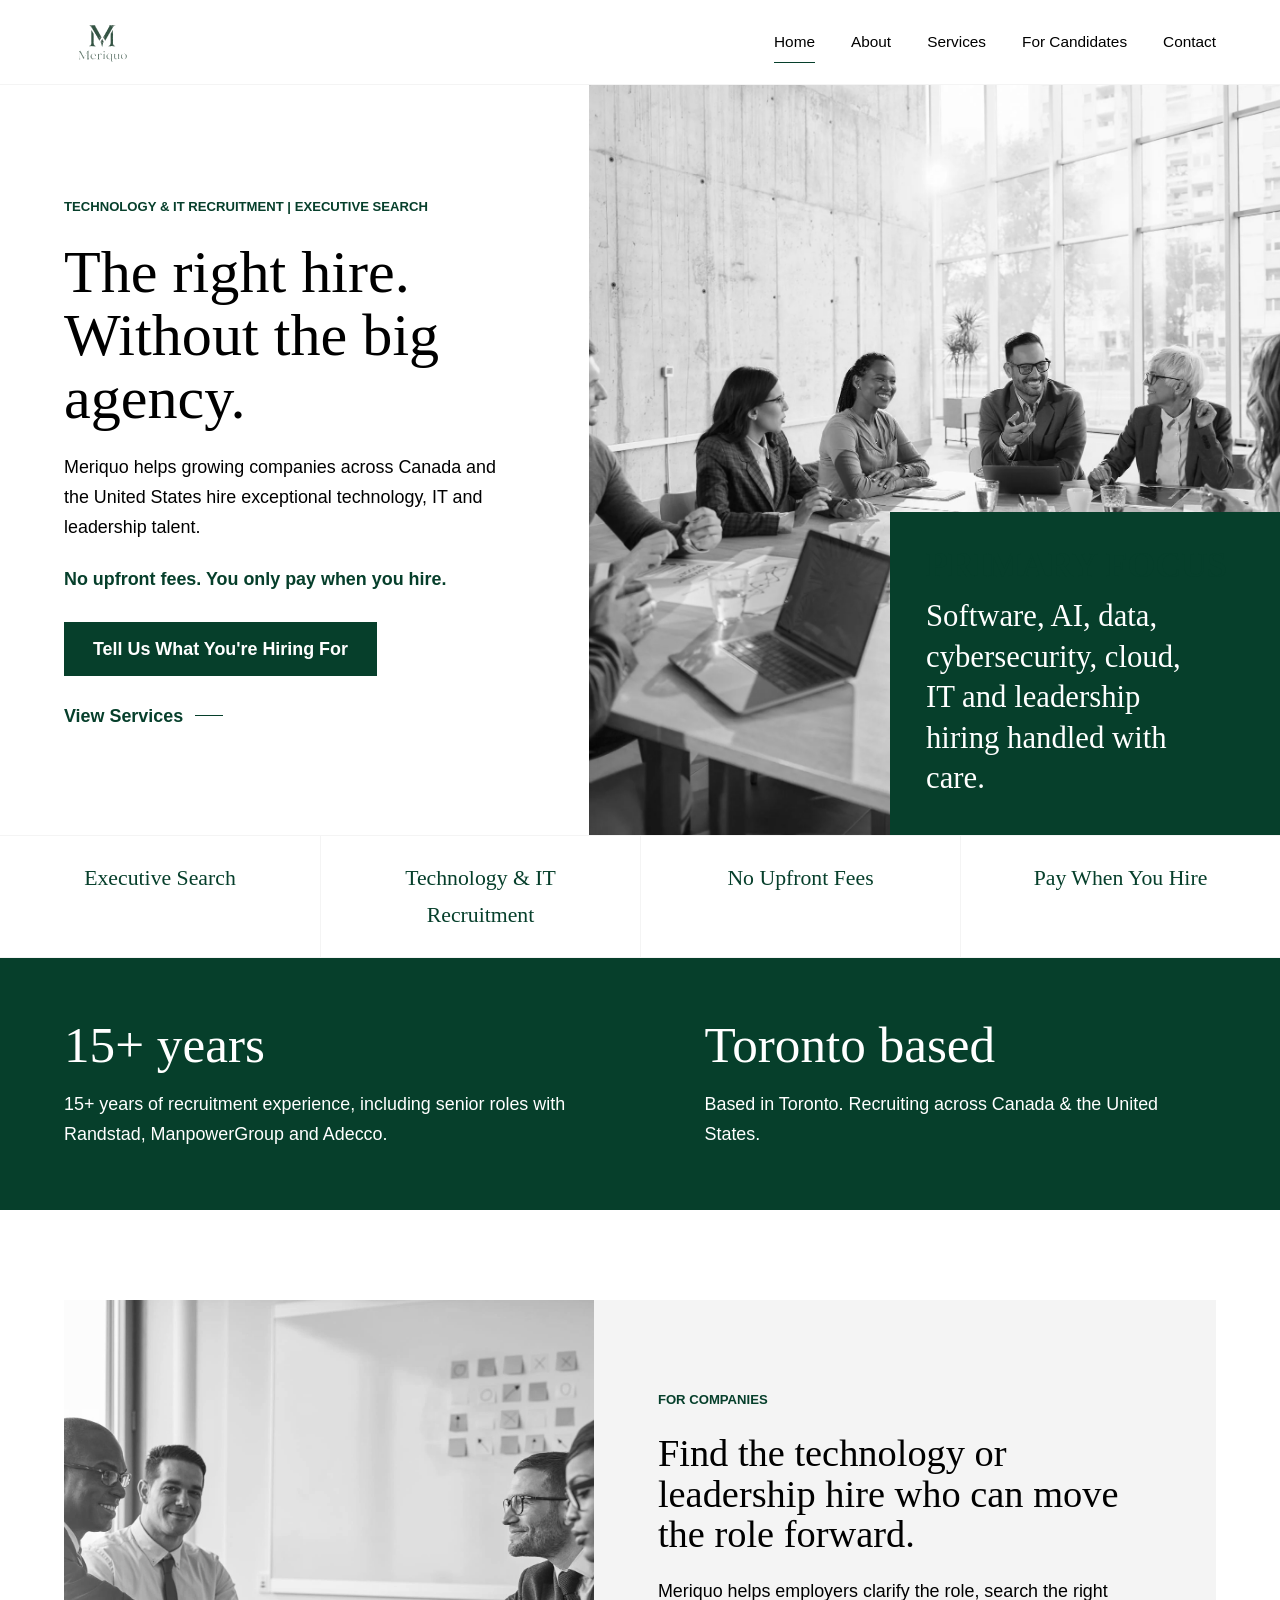
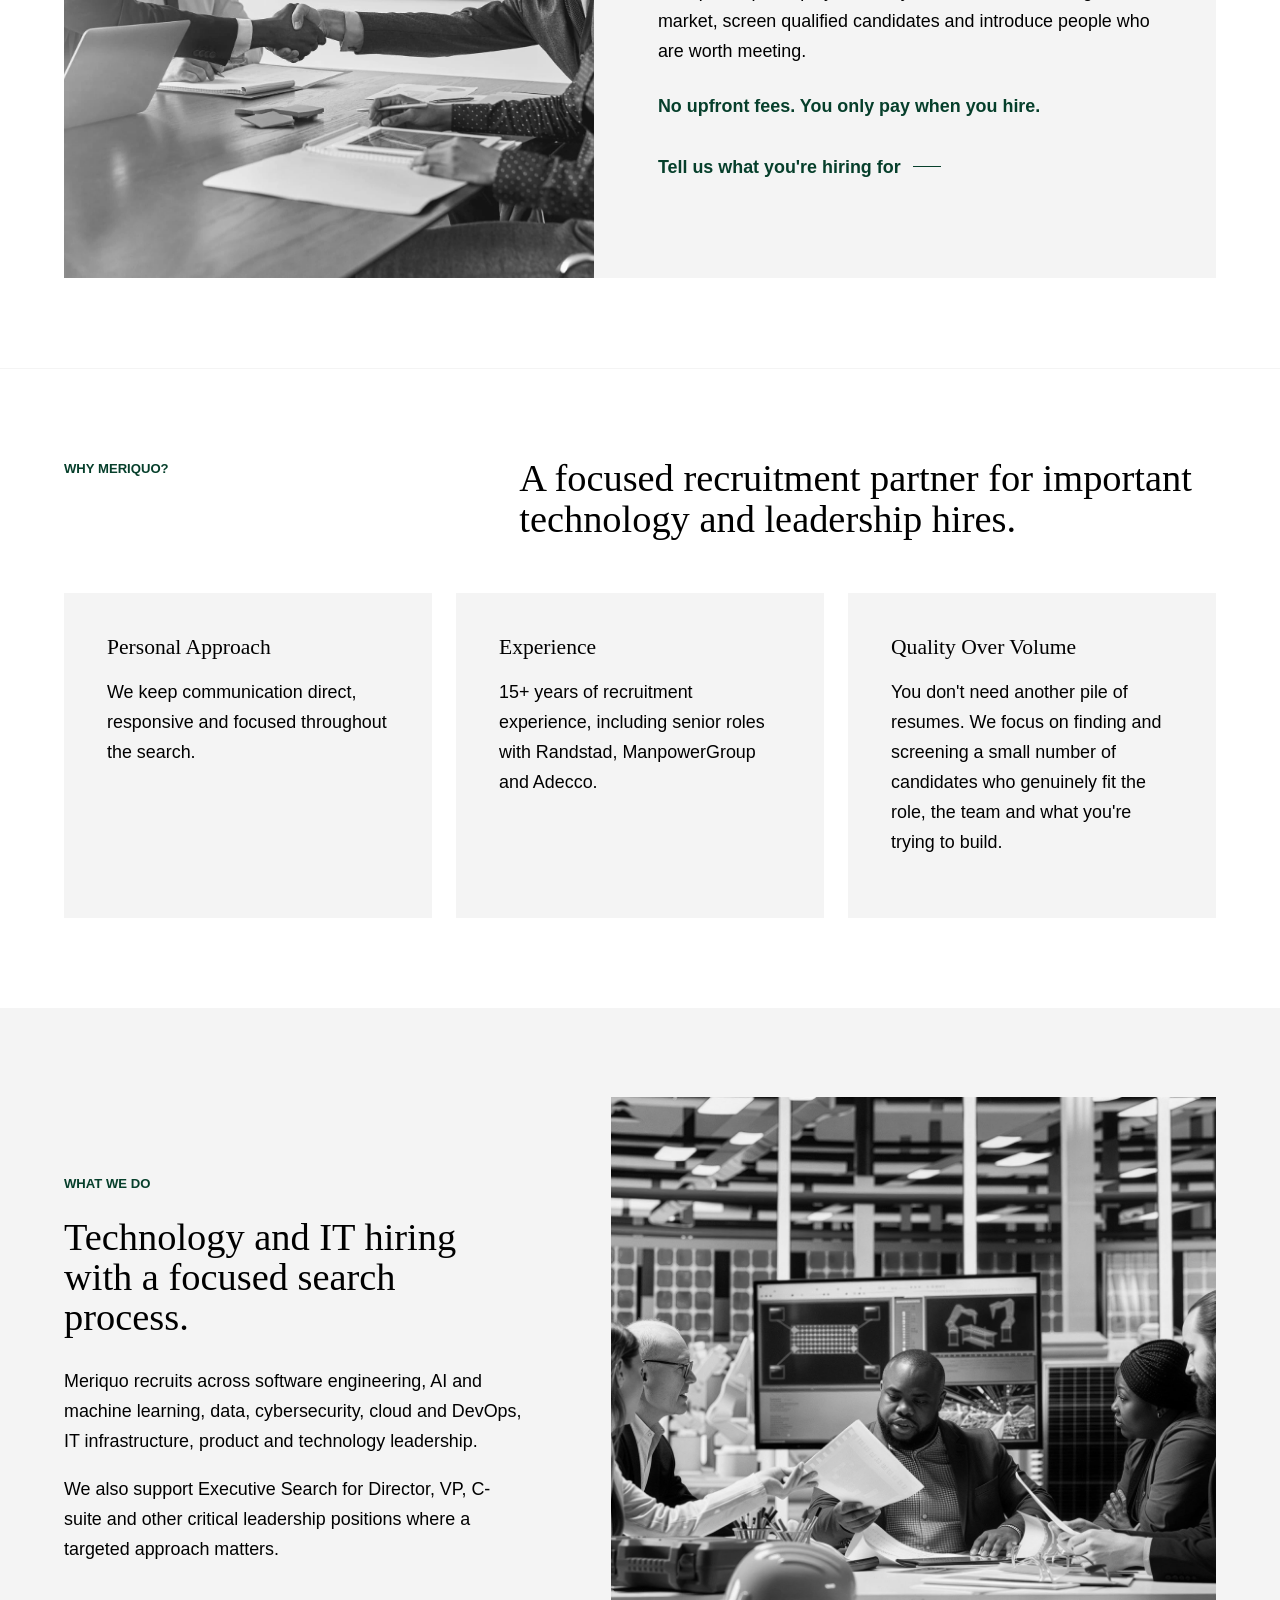
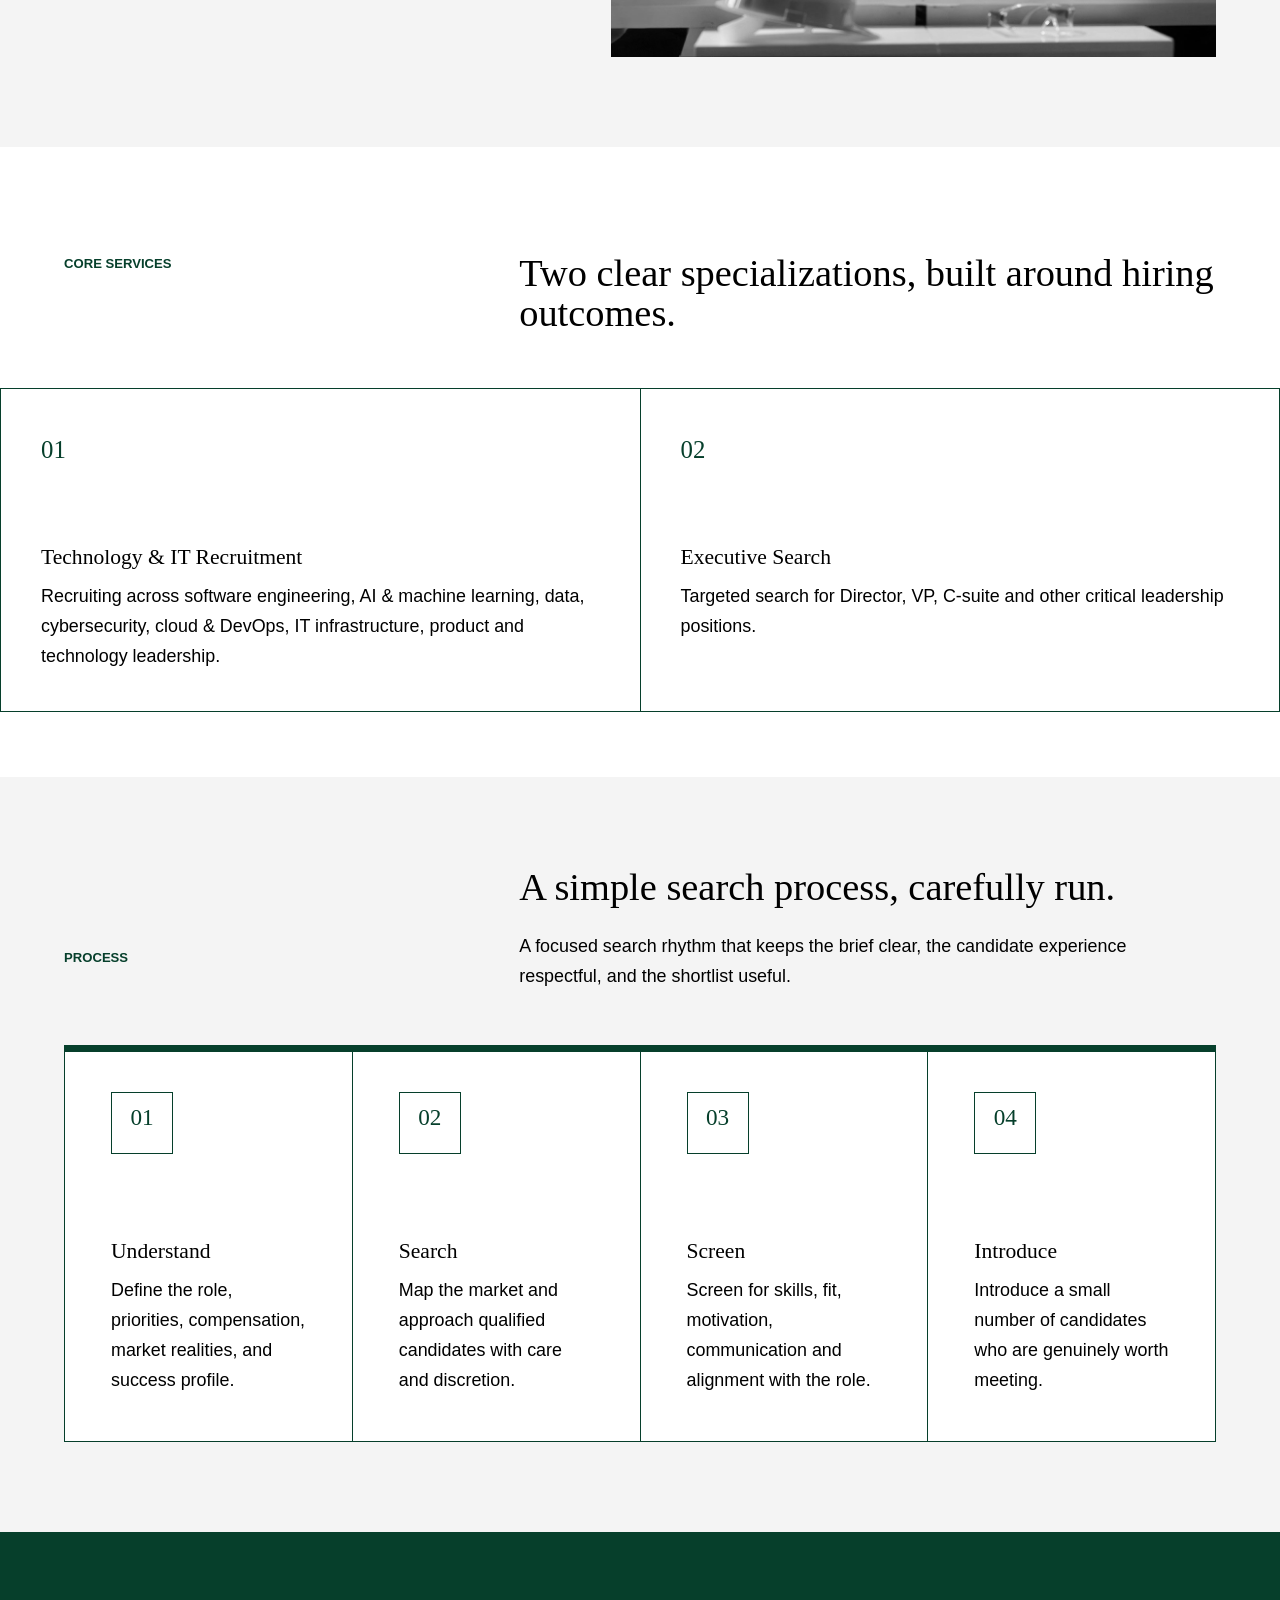
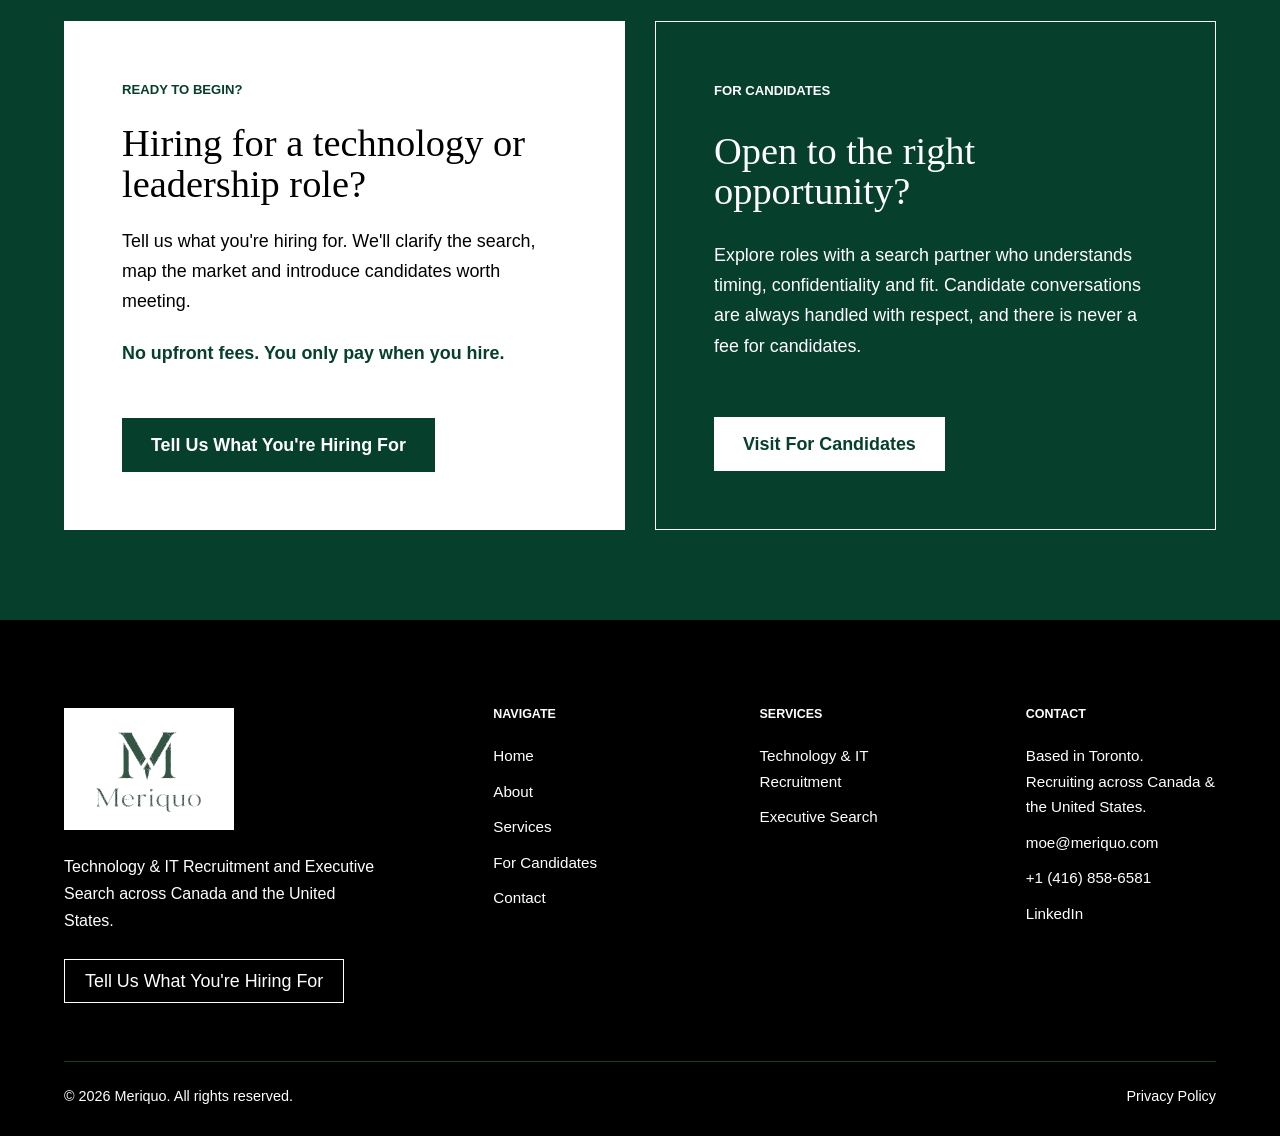
<file: index.html>
<!DOCTYPE html>
<html lang="en">
  <head>
    <meta charset="UTF-8" />
    <meta name="viewport" content="width=device-width, initial-scale=1.0" />
    <title>Meriquo | Technology &amp; IT Recruitment | Executive Search</title>
    <meta
      name="description"
      content="Meriquo specializes in Technology & IT Recruitment and Executive Search across Canada and the United States."
    />
    <link rel="icon" href="assets/favicon.svg" type="image/svg+xml" />
    <link rel="shortcut icon" href="assets/favicon.svg" type="image/svg+xml" />
    <link rel="stylesheet" href="styles.css" />
  </head>
  <body>
    <header class="site-header">
      <a class="brand" href="/" aria-label="Meriquo home">
        <img src="assets/meriquo-logo.svg" alt="" />
      </a>
      <button class="nav-toggle" type="button" aria-label="Open navigation" aria-expanded="false">
        <span></span>
        <span></span>
      </button>
      <nav class="site-nav" aria-label="Primary navigation">
        <a href="/">Home</a>
        <a href="/about">About</a>
        <a href="/services">Services</a>
        <a href="/candidates">For Candidates</a>
        <a href="/contact">Contact</a>
      </nav>
    </header>

    <main>

      <section class="hero">
        <div class="hero-copy reveal">
          <p class="eyebrow">Technology &amp; IT Recruitment | Executive Search</p>
          <h1>The right hire. Without the big agency.</h1>
          <p>
            Meriquo helps growing companies across Canada and the United States hire exceptional
            technology, IT and leadership talent.
          </p>
          <p class="fee-note">No upfront fees. You only pay when you hire.</p>
          <div class="hero-actions">
            <a class="button" href="/contact">Tell Us What You&apos;re Hiring For</a>
            <a class="text-link" href="/services#technology-it">View Services</a>
          </div>
        </div>
        <div class="hero-panel reveal" aria-label="Meriquo recruitment focus">
          <div class="hero-image-card">
            <img
              src="assets/index-2.webp"
              alt="Executive team in a professional meeting"
            />
            <div class="hero-image-caption">
              <span>Primary Focus</span>
              <p>Software, AI, data, cybersecurity, cloud, IT and leadership hiring handled with care.</p>
            </div>
          </div>
        </div>
      </section>
      <section class="intro-strip reveal" aria-label="Meriquo summary">
        <p>Executive Search</p>
        <p>Technology &amp; IT Recruitment</p>
        <p>No Upfront Fees</p>
        <p>Pay When You Hire</p>
      </section>

      <section class="credibility-band reveal" aria-label="Meriquo experience and reach">
        <div>
          <span>15+ years</span>
          <p>
            15+ years of recruitment experience, including senior roles with Randstad,
            ManpowerGroup and Adecco.
          </p>
        </div>
        <div>
          <span>Toronto based</span>
          <p>Based in Toronto. Recruiting across Canada &amp; the United States.</p>
        </div>
      </section>

      <section class="section audience-section">
        <div class="audience-card reveal">
          <img
            src="assets/index-3.webp"
            alt="Professionals completing an executive search meeting"
          />
          <div>
            <p class="eyebrow">For Companies</p>
            <h2>Find the technology or leadership hire who can move the role forward.</h2>
            <p>
              Meriquo helps employers clarify the role, search the right market, screen qualified
              candidates and introduce people who are worth meeting.
            </p>
            <p class="fee-note">No upfront fees. You only pay when you hire.</p>
            <a class="text-link" href="/contact">Tell us what you&apos;re hiring for</a>
          </div>
        </div>
      </section>

      <section class="section why-section">
        <div class="section-heading reveal">
          <p class="eyebrow">Why Meriquo?</p>
          <h2>A focused recruitment partner for important technology and leadership hires.</h2>
        </div>
        <div class="three-grid">
          <article class="feature-card reveal">
            <h3>Personal Approach</h3>
            <p>
              We keep communication direct, responsive and focused throughout the search.
            </p>
          </article>
          <article class="feature-card reveal">
            <h3>Experience</h3>
            <p>
              15+ years of recruitment experience, including senior roles with Randstad,
              ManpowerGroup and Adecco.
            </p>
          </article>
          <article class="feature-card reveal">
            <h3>Quality Over Volume</h3>
            <p>
              You don&apos;t need another pile of resumes. We focus on finding and screening a small
              number of candidates who genuinely fit the role, the team and what you&apos;re trying
              to build.
            </p>
          </article>
        </div>
      </section>

      <section class="section content-band">
        <div class="image-split reveal">
          <div>
          <p class="eyebrow">What We Do</p>
          <h2>Technology and IT hiring with a focused search process.</h2>
            <p>
              Meriquo recruits across software engineering, AI and machine learning, data,
              cybersecurity, cloud and DevOps, IT infrastructure, product and technology leadership.
            </p>
            <p>
              We also support Executive Search for Director, VP, C-suite and other critical
              leadership positions where a targeted approach matters.
            </p>
          </div>
          <img
            src="assets/index-4.webp"
            alt="Engineering and business professionals reviewing technical hiring needs"
          />
        </div>
      </section>

      <section class="section services-preview">
        <div class="section-heading reveal">
          <p class="eyebrow">Core Services</p>
          <h2>Two clear specializations, built around hiring outcomes.</h2>
        </div>
        <div class="preview-grid two-card-grid">
          <a class="preview-card reveal" href="/services#technology-it">
            <span>01</span>
            <h3>Technology &amp; IT Recruitment</h3>
            <p>
              Recruiting across software engineering, AI &amp; machine learning, data,
              cybersecurity, cloud &amp; DevOps, IT infrastructure, product and technology
              leadership.
            </p>
          </a>
          <a class="preview-card reveal" href="/services#executive-search">
            <span>02</span>
            <h3>Executive Search</h3>
            <p>Targeted search for Director, VP, C-suite and other critical leadership positions.</p>
          </a>
        </div>
      </section>

      <section class="section process-section" id="process">
        <div class="section-heading process-heading reveal">
          <p class="eyebrow">Process</p>
          <div>
            <h2>A simple search process, carefully run.</h2>
            <p>
              A focused search rhythm that keeps the brief clear, the candidate experience
              respectful, and the shortlist useful.
            </p>
          </div>
        </div>
        <div class="process-grid">
          <article class="process-step reveal">
            <span>01</span>
            <div>
              <h3>Understand</h3>
              <p>Define the role, priorities, compensation, market realities, and success profile.</p>
            </div>
          </article>
          <article class="process-step reveal">
            <span>02</span>
            <div>
              <h3>Search</h3>
              <p>Map the market and approach qualified candidates with care and discretion.</p>
            </div>
          </article>
          <article class="process-step reveal">
            <span>03</span>
            <div>
              <h3>Screen</h3>
              <p>Screen for skills, fit, motivation, communication and alignment with the role.</p>
            </div>
          </article>
          <article class="process-step reveal">
            <span>04</span>
            <div>
              <h3>Introduce</h3>
              <p>Introduce a small number of candidates who are genuinely worth meeting.</p>
            </div>
          </article>
        </div>
      </section>

      <section class="dual-cta-section reveal" aria-label="Meriquo next steps">
        <article class="dual-cta-card">
          <p class="eyebrow">Ready to begin?</p>
          <h2>Hiring for a technology or leadership role?</h2>
          <p>
            Tell us what you&apos;re hiring for. We&apos;ll clarify the search, map the market and
            introduce candidates worth meeting.
          </p>
          <p class="fee-note">No upfront fees. You only pay when you hire.</p>
          <a class="button" href="/contact">Tell Us What You&apos;re Hiring For</a>
        </article>
        <article class="dual-cta-card dual-cta-card-dark">
          <p class="eyebrow">For Candidates</p>
          <h2>Open to the right opportunity?</h2>
          <p>
            Explore roles with a search partner who understands timing, confidentiality and fit.
            Candidate conversations are always handled with respect, and there is never a fee for
            candidates.
          </p>
          <a class="button button-light" href="/candidates">Visit For Candidates</a>
        </article>
      </section>
    </main>

    <footer class="site-footer">
      <div class="footer-inner">
        <div class="footer-brand">
          <img src="assets/meriquo-logo.svg" alt="Meriquo" />
          <p>Technology &amp; IT Recruitment and Executive Search across Canada and the United States.</p>
          <a class="footer-cta" href="/contact">Tell Us What You&apos;re Hiring For</a>
        </div>
        <div class="footer-column">
          <h2>Navigate</h2>
          <a href="/">Home</a>
          <a href="/about">About</a>
          <a href="/services">Services</a>
          <a href="/candidates">For Candidates</a>
          <a href="/contact">Contact</a>
        </div>
        <div class="footer-column">
          <h2>Services</h2>
          <a href="/services#technology-it">Technology &amp; IT Recruitment</a>
          <a href="/services#executive-search">Executive Search</a>
        </div>
        <div class="footer-column">
          <h2>Contact</h2>
          <span>Based in Toronto. Recruiting across Canada &amp; the United States.</span>
          <a href="mailto:moe@meriquo.com">moe@meriquo.com</a>
          <a href="tel:+14168586581">+1 (416) 858-6581</a>
          <a href="https://www.linkedin.com/company/meriquo/" target="_blank" rel="noreferrer">LinkedIn</a>
        </div>
      </div>
      <div class="footer-bottom">
        <p>&copy; <span data-year></span> Meriquo. All rights reserved.</p>
        <a href="/privacy">Privacy Policy</a>
      </div>
    </footer>

    <script src="script.js"></script>
  </body>
</html>
</file>
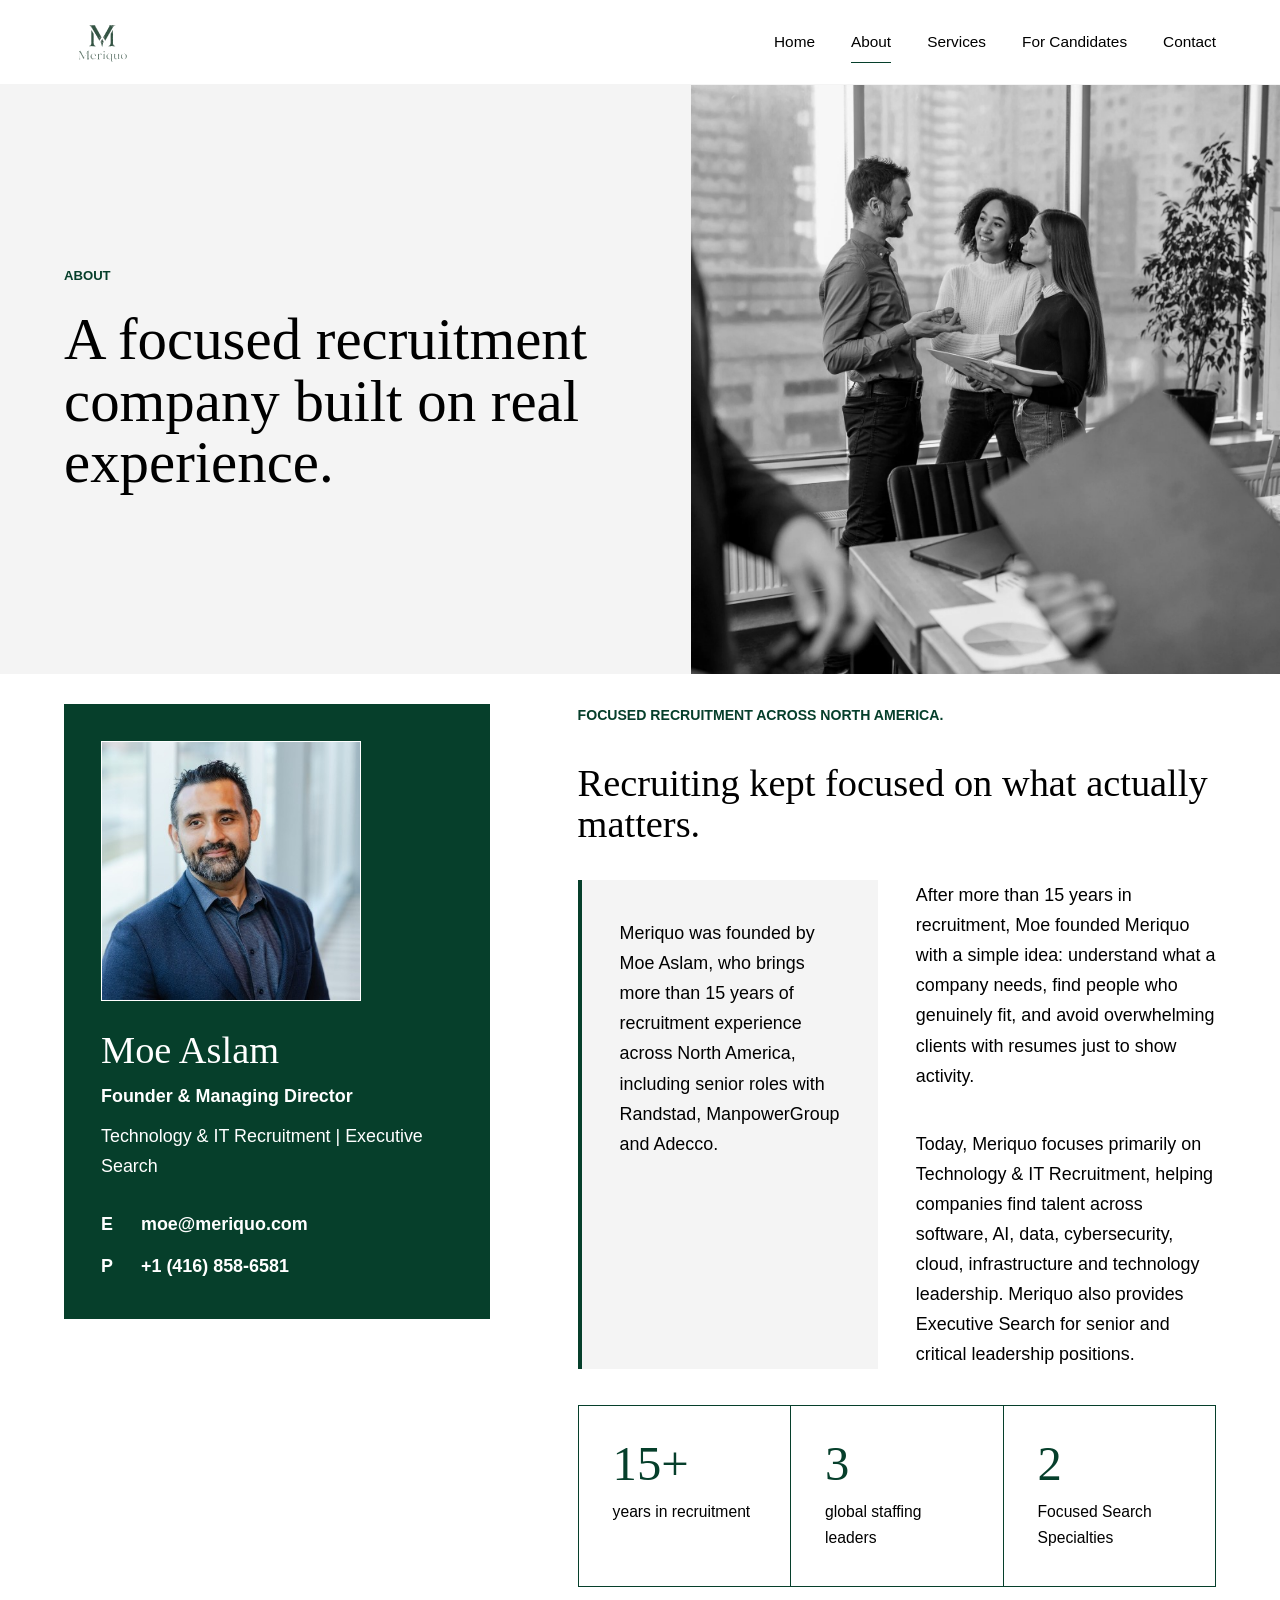
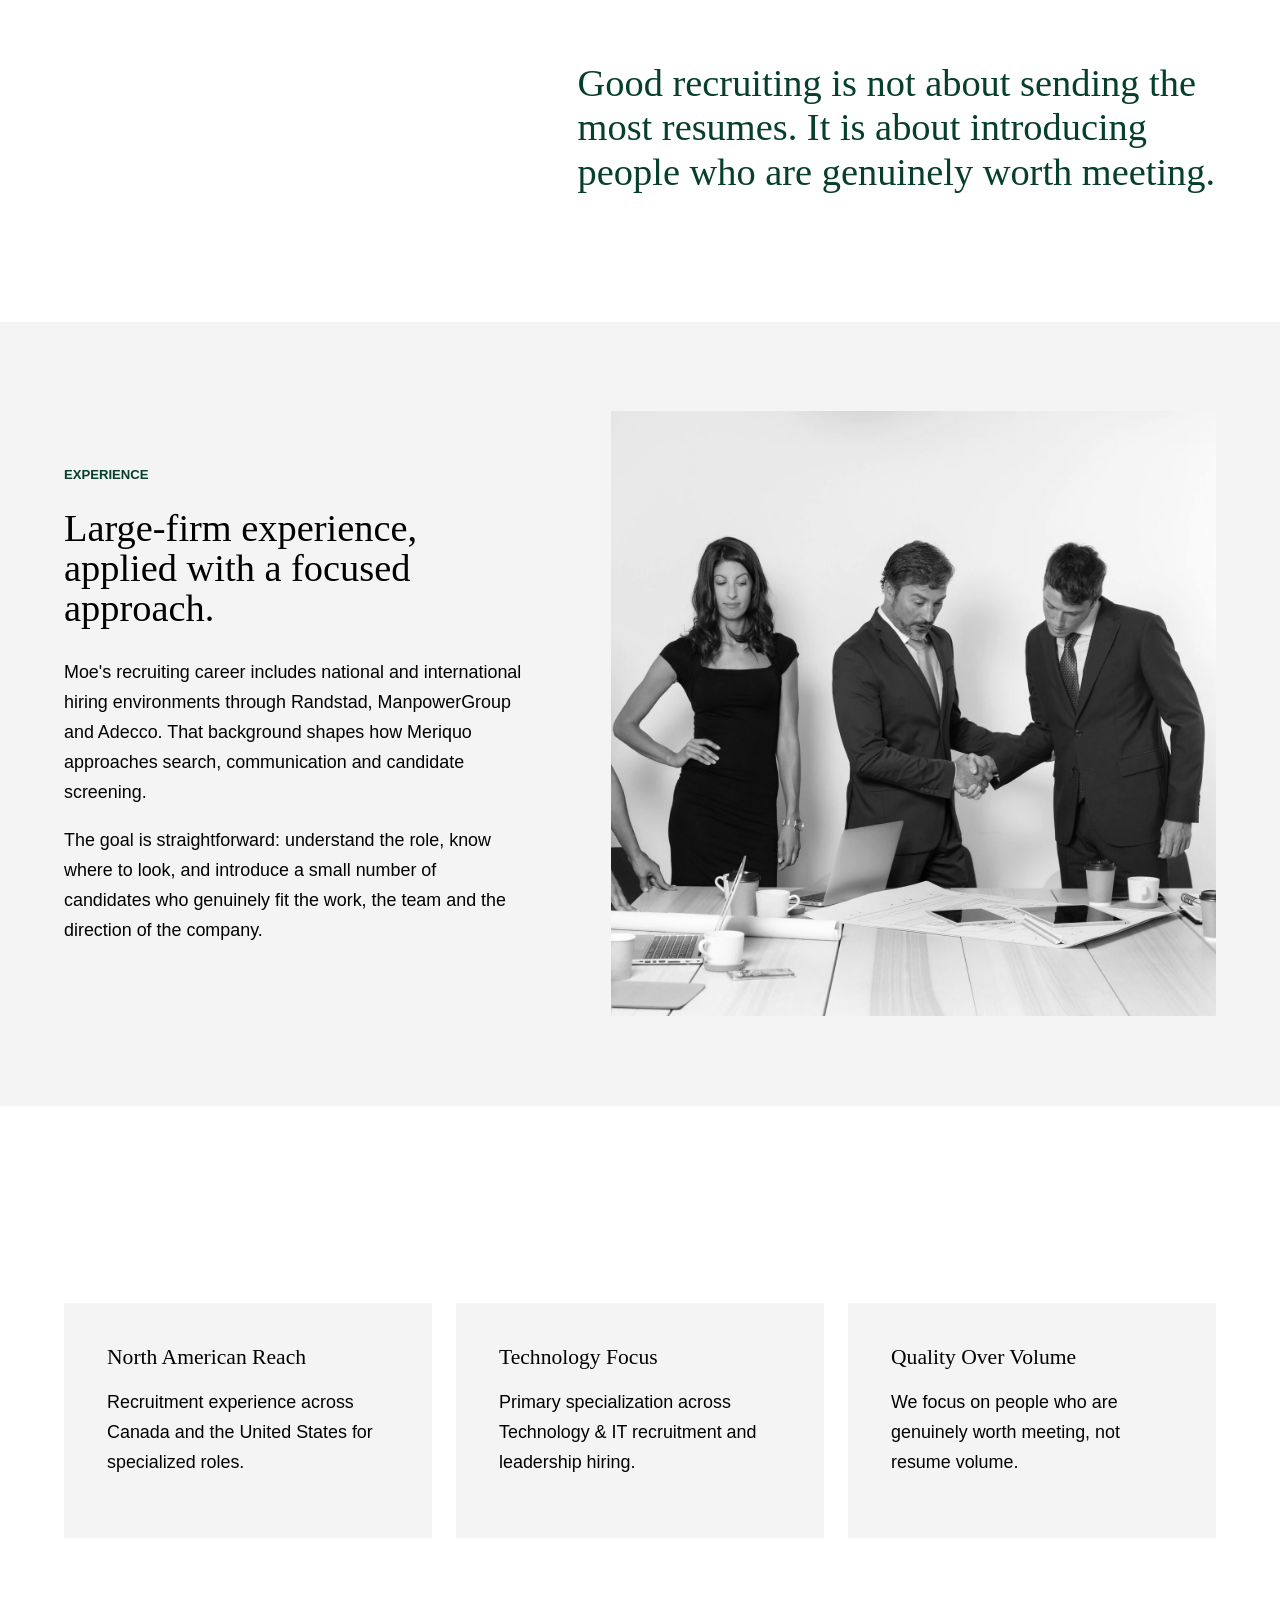
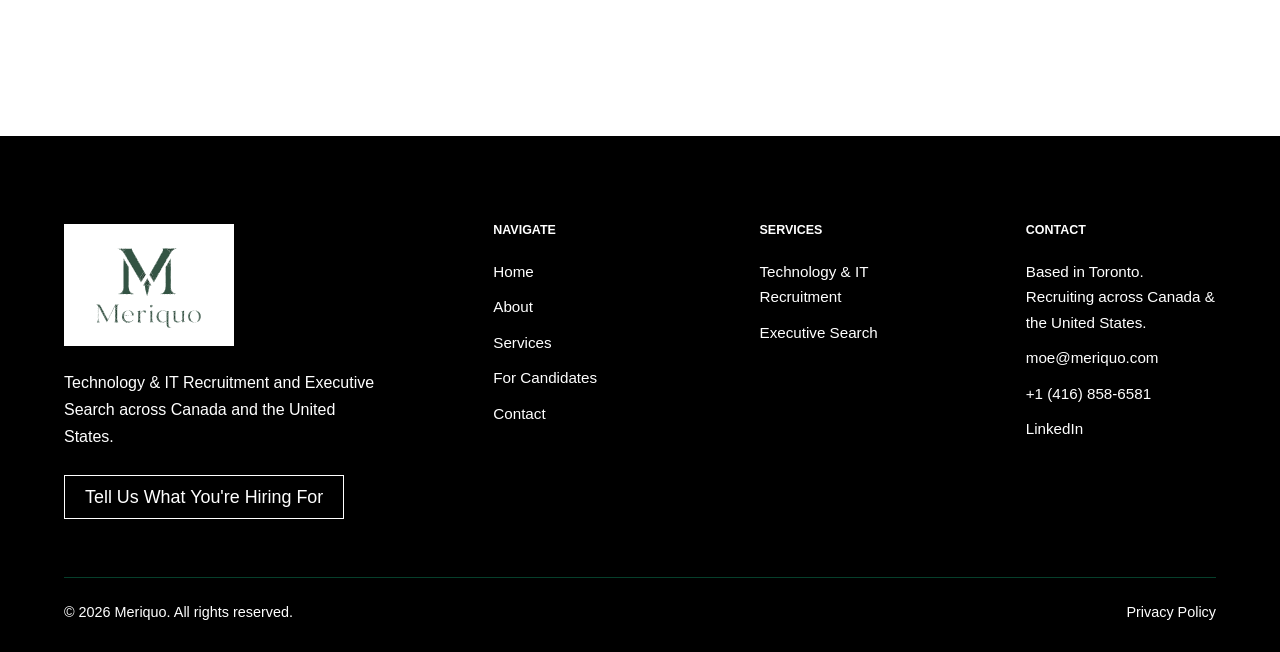
<file: about.html>
<!DOCTYPE html>
<html lang="en">
  <head>
    <meta charset="UTF-8" />
    <meta name="viewport" content="width=device-width, initial-scale=1.0" />
    <title>About | Meriquo</title>
    <meta
      name="description"
      content="Learn about Moe Aslam, founder of Meriquo, and the recruitment experience behind the company."
    />
    <link rel="icon" href="assets/favicon.svg" type="image/svg+xml" />
    <link rel="shortcut icon" href="assets/favicon.svg" type="image/svg+xml" />
    <link rel="stylesheet" href="styles.css" />
  </head>
  <body>
    <header class="site-header">
      <a class="brand" href="/" aria-label="Meriquo home">
        <img src="assets/meriquo-logo.svg" alt="" />
      </a>
      <button class="nav-toggle" type="button" aria-label="Open navigation" aria-expanded="false">
        <span></span>
        <span></span>
      </button>
      <nav class="site-nav" aria-label="Primary navigation">
        <a href="/">Home</a>
        <a href="/about">About</a>
        <a href="/services">Services</a>
        <a href="/candidates">For Candidates</a>
        <a href="/contact">Contact</a>
      </nav>
    </header>

    <main>
      <section class="page-hero image-page-hero reveal">
        <div>
          <p class="eyebrow">About</p>
          <h1>A focused recruitment company built on real experience.</h1>
        </div>
        <img
          src="assets/about-2.webp"
          alt="Executive team in a professional meeting"
        />
      </section>

      <section class="split-section about-story-section">
        <div class="founder-card reveal">
          <img class="founder-photo" src="assets/moe image.jfif" alt="Moe Aslam" />
          <p class="founder-name">Moe Aslam</p>
          <p class="founder-title">Founder &amp; Managing Director</p>
          <p class="founder-focus">Technology &amp; IT Recruitment | Executive Search</p>
          <dl class="detail-list">
            <div>
              <dt>E</dt>
              <dd><a href="mailto:moe@meriquo.com">moe@meriquo.com</a></dd>
            </div>
            <div>
              <dt>P</dt>
              <dd><a href="tel:+14168586581">+1 (416) 858-6581</a></dd>
            </div>
          </dl>
        </div>
        <div class="story reveal">
          <p class="story-kicker">Focused recruitment across North America.</p>
          <h2>Recruiting kept focused on what actually matters.</h2>
          <div class="story-copy">
            <p>
              Meriquo was founded by Moe Aslam, who brings more than 15 years of recruitment
              experience across North America, including senior roles with Randstad, ManpowerGroup
              and Adecco.
            </p>
            <p>
              After more than 15 years in recruitment, Moe founded Meriquo with a simple idea:
              understand what a company needs, find people who genuinely fit, and avoid
              overwhelming clients with resumes just to show activity.
            </p>
            <p>
              Today, Meriquo focuses primarily on Technology &amp; IT Recruitment, helping companies
              find talent across software, AI, data, cybersecurity, cloud, infrastructure and
              technology leadership. Meriquo also provides Executive Search for senior and critical
              leadership positions.
            </p>
          </div>
          <div class="story-proof-grid" aria-label="Meriquo experience highlights">
            <div>
              <span>15+</span>
              <p>years in recruitment</p>
            </div>
            <div>
              <span>3</span>
              <p>global staffing leaders</p>
            </div>
            <div>
              <span>2</span>
              <p>Focused Search Specialties</p>
            </div>
          </div>
          <p class="strong-line">
            Good recruiting is not about sending the most resumes. It is about introducing people
            who are genuinely worth meeting.
          </p>
        </div>
      </section>

      <section class="section content-band">
        <div class="image-split reveal">
          <div>
            <p class="eyebrow">Experience</p>
            <h2>Large-firm experience, applied with a focused approach.</h2>
            <p>
              Moe&apos;s recruiting career includes national and international hiring environments
              through Randstad, ManpowerGroup and Adecco. That background shapes how Meriquo
              approaches search, communication and candidate screening.
            </p>
            <p>
              The goal is straightforward: understand the role, know where to look, and introduce a
              small number of candidates who genuinely fit the work, the team and the direction of
              the company.
            </p>
          </div>
          <img
            src="assets/about-4.webp"
            alt="Professionals completing an executive search discussion"
          />
        </div>
      </section>

      <section class="section">
        <div class="three-grid">
          <article class="feature-card reveal">
            <h3>North American Reach</h3>
            <p>Recruitment experience across Canada and the United States for specialized roles.</p>
          </article>
          <article class="feature-card reveal">
            <h3>Technology Focus</h3>
            <p>Primary specialization across Technology &amp; IT recruitment and leadership hiring.</p>
          </article>
          <article class="feature-card reveal">
            <h3>Quality Over Volume</h3>
            <p>We focus on people who are genuinely worth meeting, not resume volume.</p>
          </article>
        </div>
      </section>
    </main>

    <footer class="site-footer">
      <div class="footer-inner">
        <div class="footer-brand">
          <img src="assets/meriquo-logo.svg" alt="Meriquo" />
          <p>Technology &amp; IT Recruitment and Executive Search across Canada and the United States.</p>
          <a class="footer-cta" href="/contact">Tell Us What You&apos;re Hiring For</a>
        </div>
        <div class="footer-column">
          <h2>Navigate</h2>
          <a href="/">Home</a>
          <a href="/about">About</a>
          <a href="/services">Services</a>
          <a href="/candidates">For Candidates</a>
          <a href="/contact">Contact</a>
        </div>
        <div class="footer-column">
          <h2>Services</h2>
          <a href="/services#technology-it">Technology &amp; IT Recruitment</a>
          <a href="/services#executive-search">Executive Search</a>
        </div>
        <div class="footer-column">
          <h2>Contact</h2>
          <span>Based in Toronto. Recruiting across Canada &amp; the United States.</span>
          <a href="mailto:moe@meriquo.com">moe@meriquo.com</a>
          <a href="tel:+14168586581">+1 (416) 858-6581</a>
          <a href="https://www.linkedin.com/company/meriquo/" target="_blank" rel="noreferrer">LinkedIn</a>
        </div>
      </div>
      <div class="footer-bottom">
        <p>&copy; <span data-year></span> Meriquo. All rights reserved.</p>
        <a href="/privacy">Privacy Policy</a>
      </div>
    </footer>

    <script src="script.js"></script>
  </body>
</html>
</file>
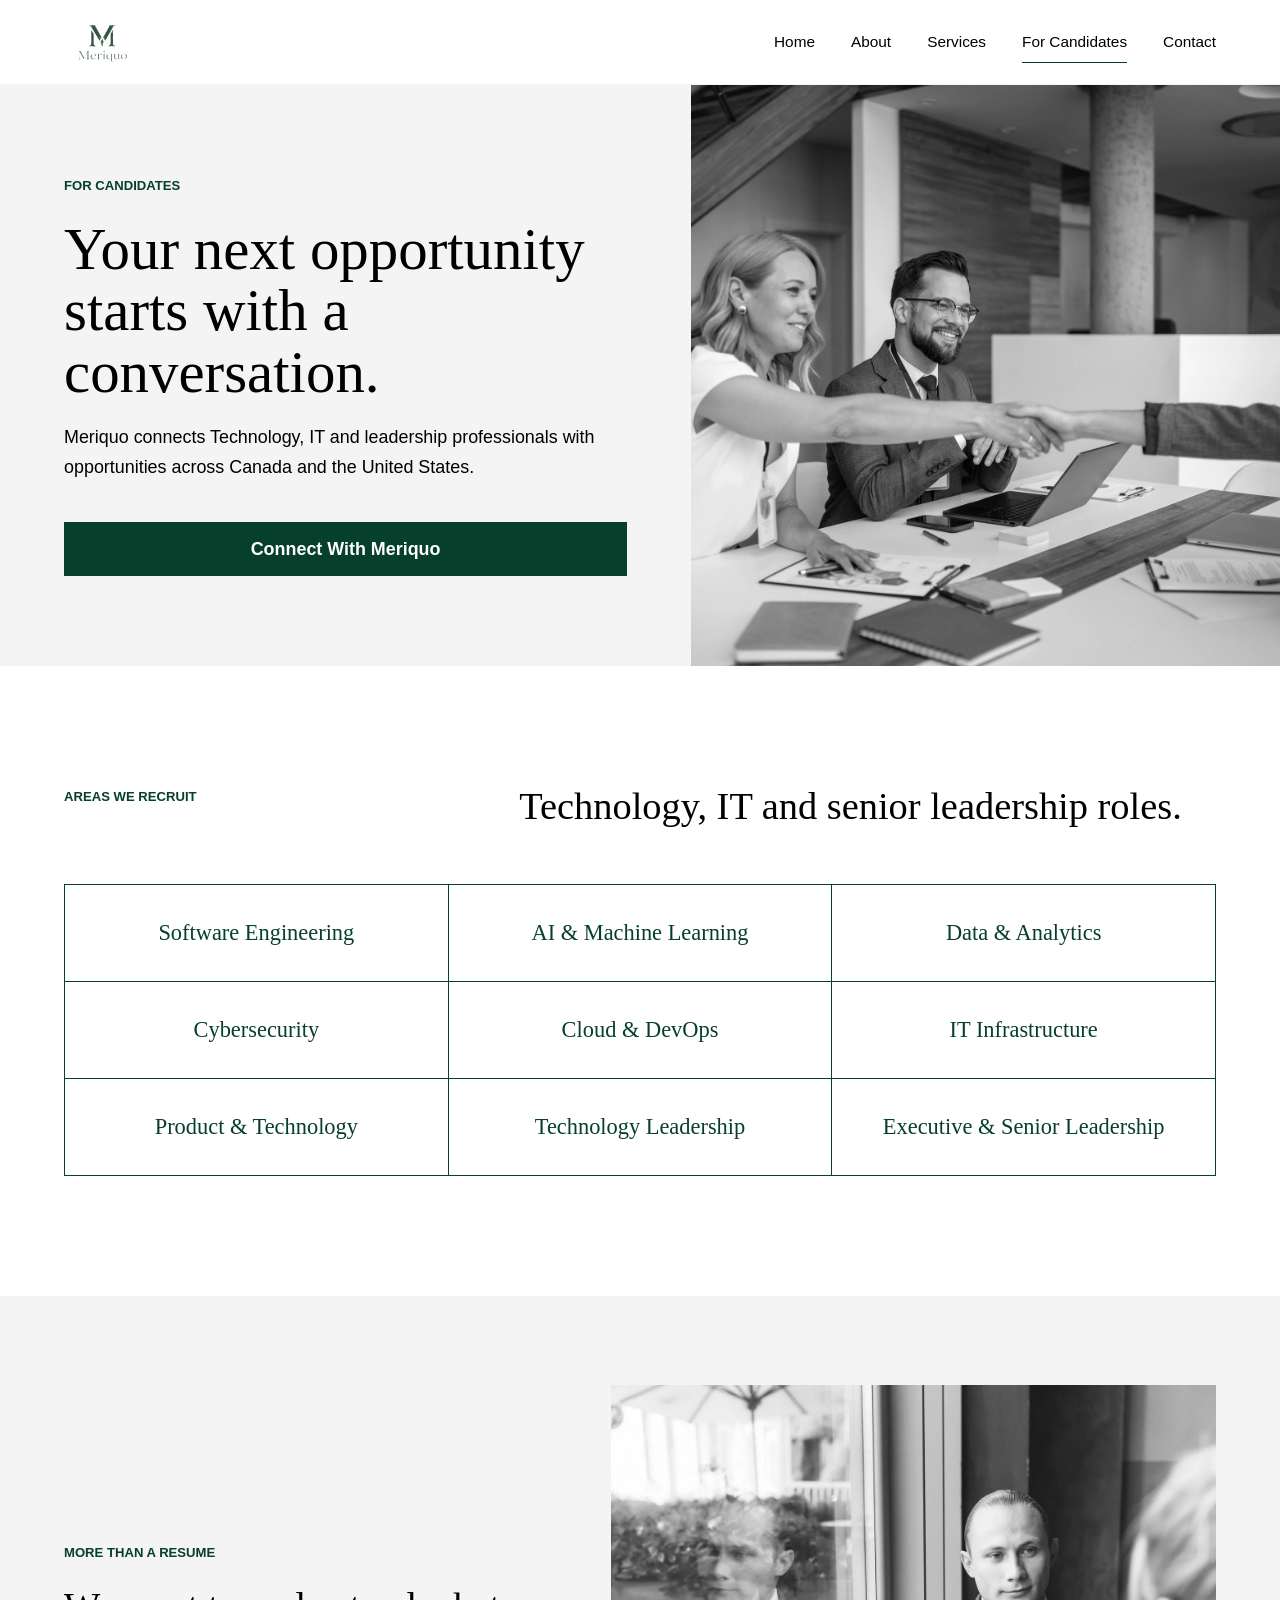
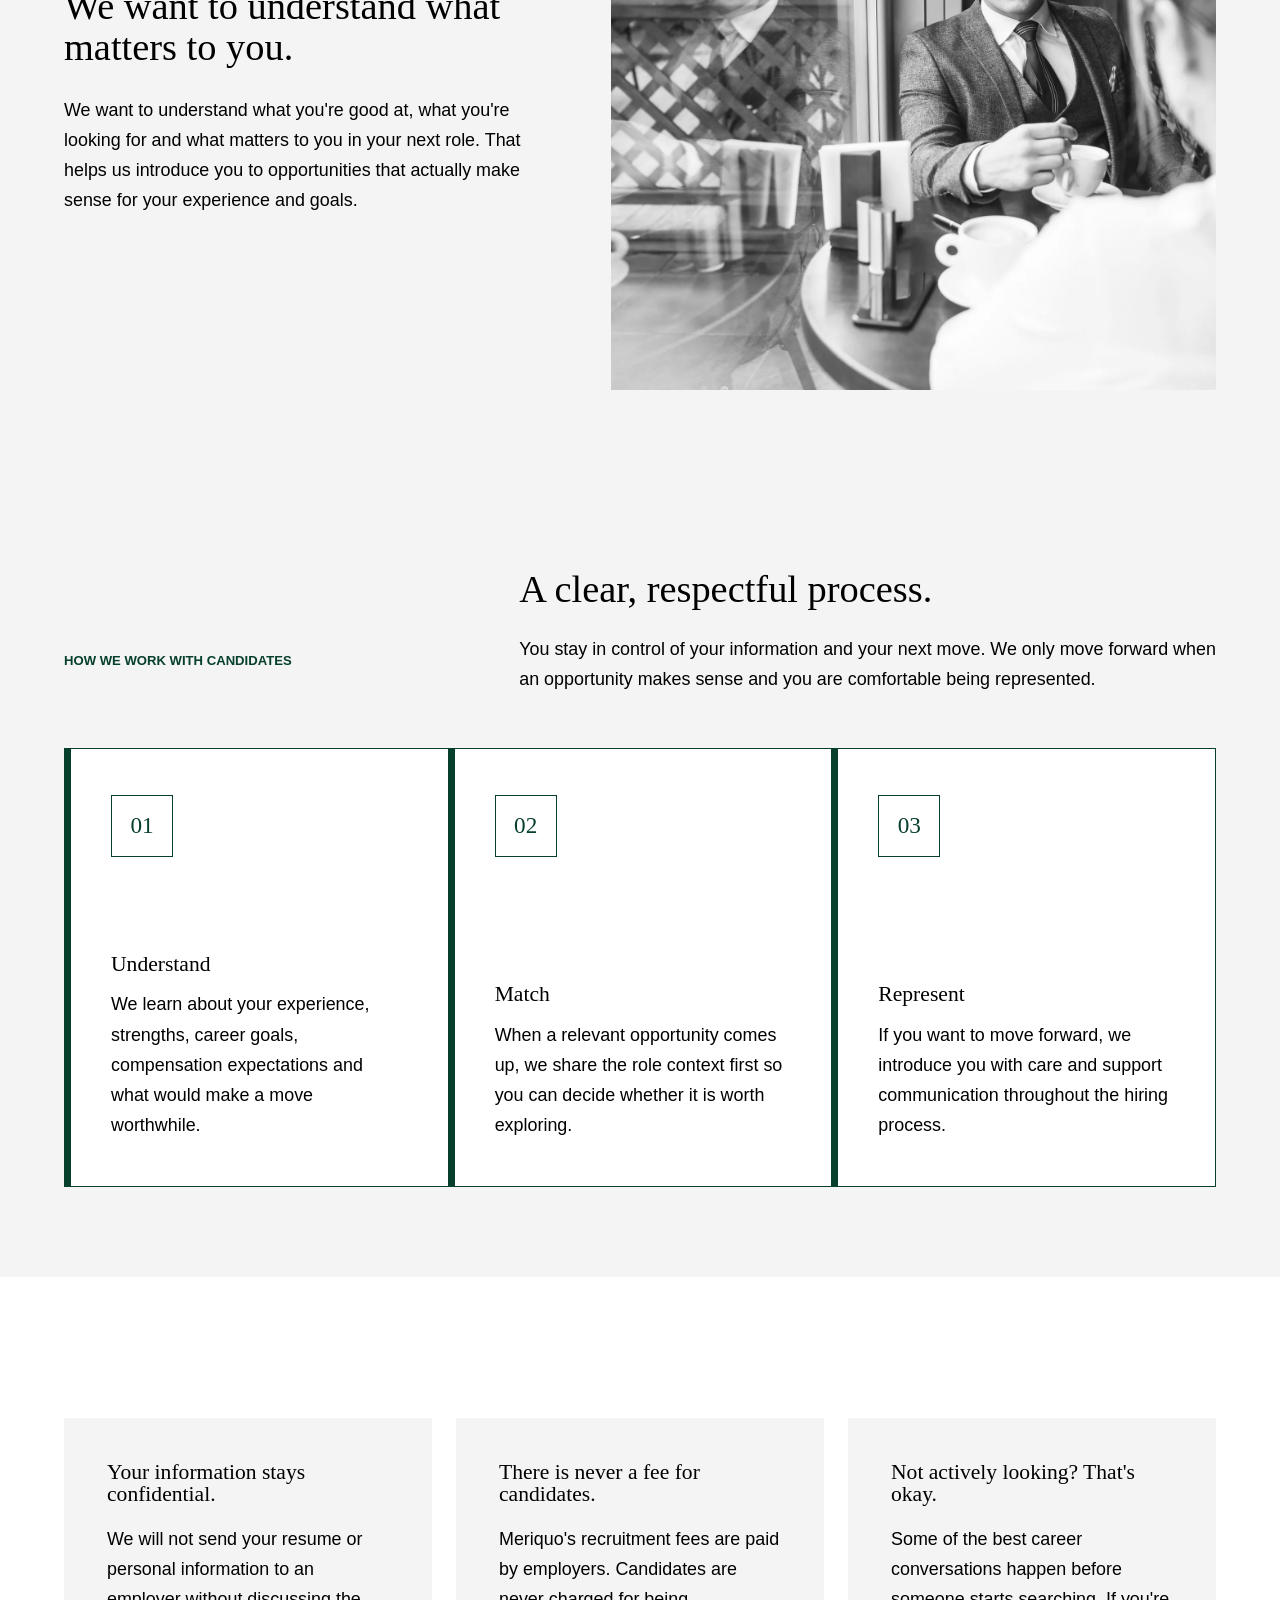
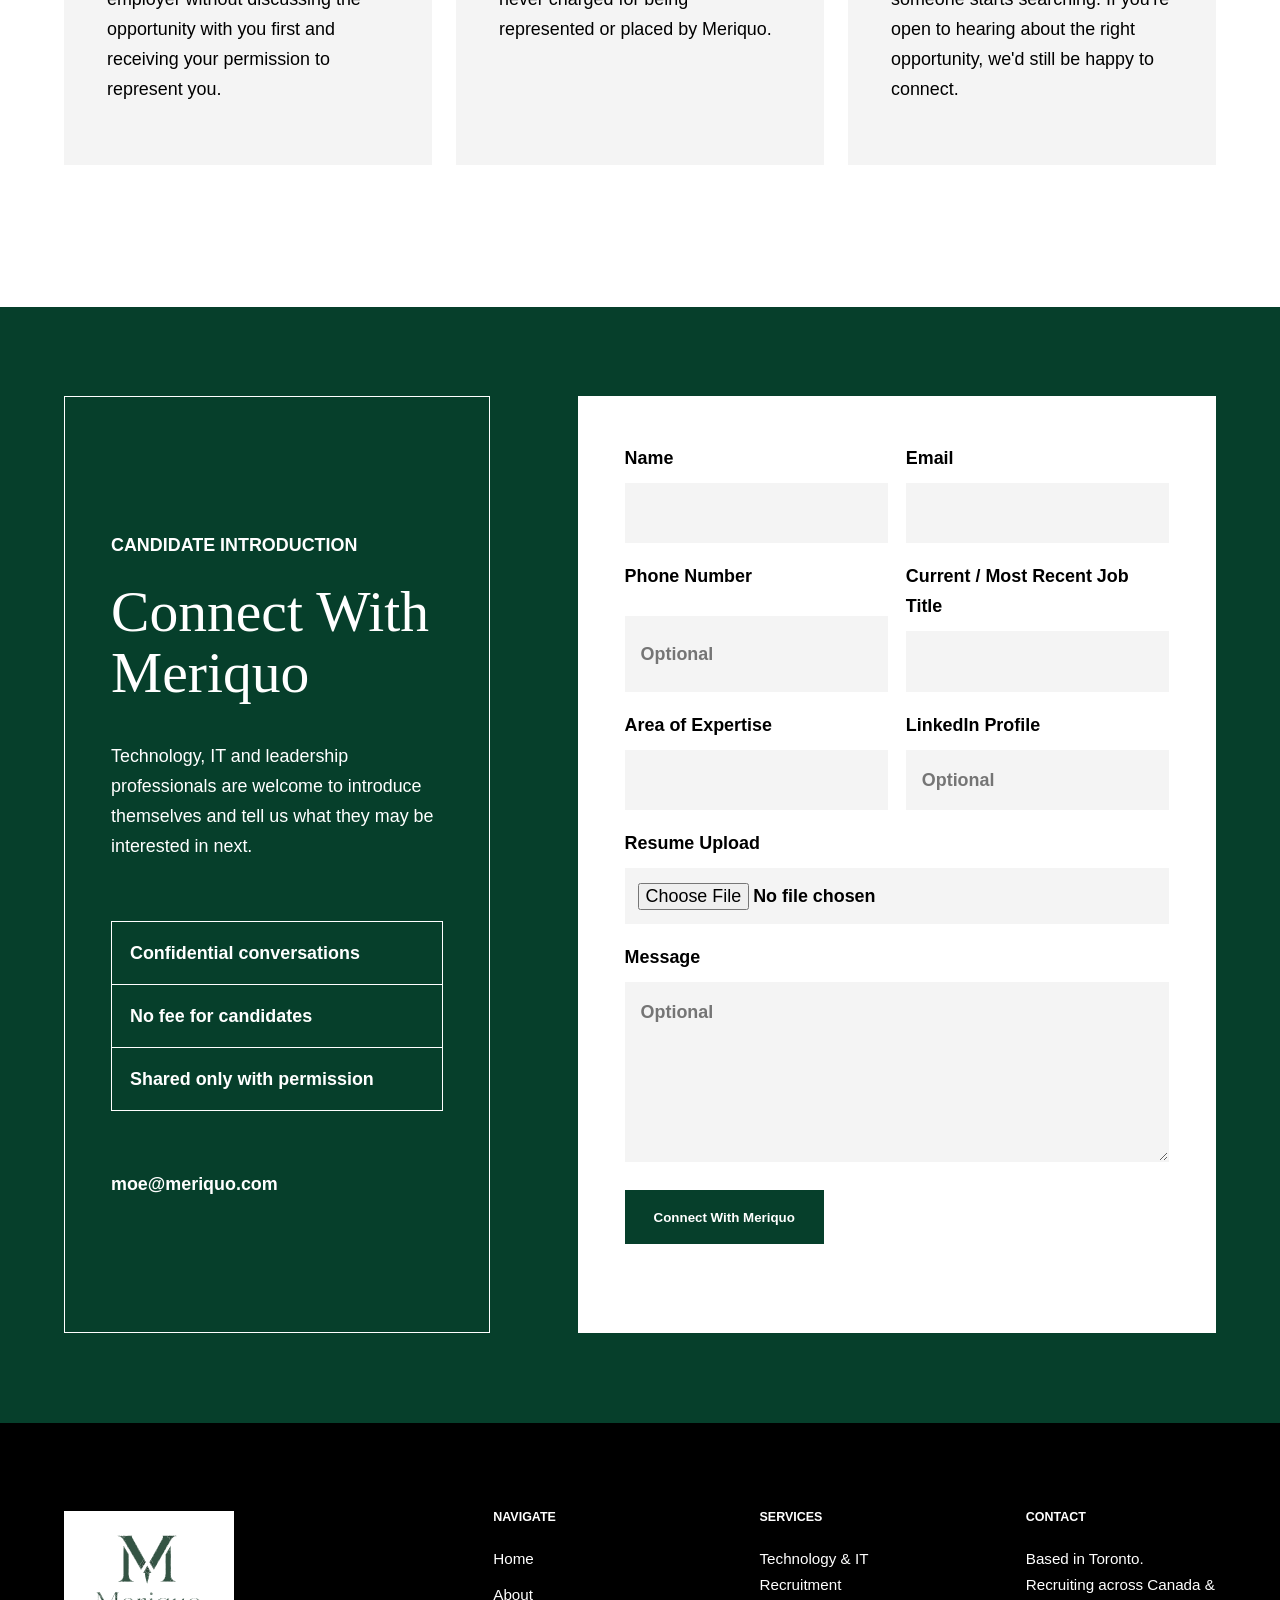
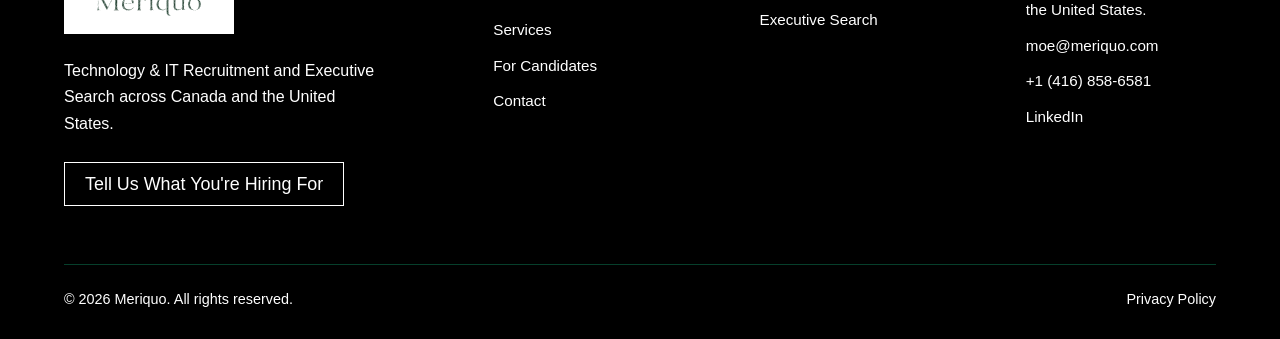
<file: candidates.html>
<!DOCTYPE html>
<html lang="en">
  <head>
    <meta charset="UTF-8" />
    <meta name="viewport" content="width=device-width, initial-scale=1.0" />
    <title>For Candidates | Meriquo</title>
    <meta
      name="description"
      content="Meriquo connects Technology, IT and leadership professionals with opportunities across Canada and the United States."
    />
    <link rel="icon" href="assets/favicon.svg" type="image/svg+xml" />
    <link rel="shortcut icon" href="assets/favicon.svg" type="image/svg+xml" />
    <link rel="stylesheet" href="styles.css" />
  </head>
  <body>
    <header class="site-header">
      <a class="brand" href="/" aria-label="Meriquo home">
        <img src="assets/meriquo-logo.svg" alt="" />
      </a>
      <button class="nav-toggle" type="button" aria-label="Open navigation" aria-expanded="false">
        <span></span>
        <span></span>
      </button>
      <nav class="site-nav" aria-label="Primary navigation">
        <a href="/">Home</a>
        <a href="/about">About</a>
        <a href="/services">Services</a>
        <a href="/candidates">For Candidates</a>
        <a href="/contact">Contact</a>
      </nav>
    </header>

    <main>
      <section class="page-hero image-page-hero reveal">
        <div>
          <p class="eyebrow">For Candidates</p>
          <h1>Your next opportunity starts with a conversation.</h1>
          <p>
            Meriquo connects Technology, IT and leadership professionals with opportunities across
            Canada and the United States.
          </p>
          <a class="button" href="#candidate-form">Connect With Meriquo</a>
        </div>
        <img
          src="assets/candidate-2.webp"
          alt="Professional recruitment conversation"
        />
      </section>

      <section class="section">
        <div class="section-heading reveal">
          <p class="eyebrow">Areas We Recruit</p>
          <h2>Technology, IT and senior leadership roles.</h2>
        </div>
        <div class="tag-grid reveal">
          <span>Software Engineering</span>
          <span>AI &amp; Machine Learning</span>
          <span>Data &amp; Analytics</span>
          <span>Cybersecurity</span>
          <span>Cloud &amp; DevOps</span>
          <span>IT Infrastructure</span>
          <span>Product &amp; Technology</span>
          <span>Technology Leadership</span>
          <span>Executive &amp; Senior Leadership</span>
        </div>
      </section>

      <section class="section content-band">
        <div class="image-split reveal">
          <div>
            <p class="eyebrow">More Than A Resume</p>
            <h2>We want to understand what matters to you.</h2>
            <p>
              We want to understand what you&apos;re good at, what you&apos;re looking for and
              what matters to you in your next role. That helps us introduce you to opportunities
              that actually make sense for your experience and goals.
            </p>
          </div>
          <img
            src="assets/candidate-3-converted-from-jpg.webp"
            alt="Candidate and recruiter conversation"
          />
        </div>
      </section>

      <section class="section candidate-work-section">
        <div class="section-heading candidate-work-heading reveal">
          <p class="eyebrow">How We Work With Candidates</p>
          <div>
            <h2>A clear, respectful process.</h2>
            <p>
              You stay in control of your information and your next move. We only move forward
              when an opportunity makes sense and you are comfortable being represented.
            </p>
          </div>
        </div>
        <div class="candidate-process">
          <article class="candidate-step reveal">
            <span>01</span>
            <div>
              <h3>Understand</h3>
              <p>
                We learn about your experience, strengths, career goals, compensation expectations
                and what would make a move worthwhile.
              </p>
            </div>
          </article>
          <article class="candidate-step reveal">
            <span>02</span>
            <div>
              <h3>Match</h3>
              <p>
                When a relevant opportunity comes up, we share the role context first so you can
                decide whether it is worth exploring.
              </p>
            </div>
          </article>
          <article class="candidate-step reveal">
            <span>03</span>
            <div>
              <h3>Represent</h3>
              <p>
                If you want to move forward, we introduce you with care and support communication
                throughout the hiring process.
              </p>
            </div>
          </article>
        </div>
      </section>

      <section class="section candidate-info-grid">
        <article class="feature-card reveal">
          <h3>Your information stays confidential.</h3>
          <p>
            We will not send your resume or personal information to an employer without discussing
            the opportunity with you first and receiving your permission to represent you.
          </p>
        </article>
        <article class="feature-card reveal">
          <h3>There is never a fee for candidates.</h3>
          <p>
            Meriquo&apos;s recruitment fees are paid by employers. Candidates are never charged for
            being represented or placed by Meriquo.
          </p>
        </article>
        <article class="feature-card reveal">
          <h3>Not actively looking? That&apos;s okay.</h3>
          <p>
            Some of the best career conversations happen before someone starts searching. If
            you&apos;re open to hearing about the right opportunity, we&apos;d still be happy to
            connect.
          </p>
        </article>
      </section>

      <section class="contact-layout candidate-contact-section" id="candidate-form">
        <div class="contact-details reveal">
          <p class="eyebrow">Candidate Introduction</p>
          <h2>Connect With Meriquo</h2>
          <p>
            Technology, IT and leadership professionals are welcome to introduce themselves and
            tell us what they may be interested in next.
          </p>
          <div class="candidate-contact-points" aria-label="Candidate contact promises">
            <span>Confidential conversations</span>
            <span>No fee for candidates</span>
            <span>Shared only with permission</span>
          </div>
          <a href="mailto:moe@meriquo.com">moe@meriquo.com</a>
        </div>

        <form class="contact-form candidate-form reveal" action="https://formsubmit.co/moe@meriquo.com" method="post" enctype="multipart/form-data">
          <input type="hidden" name="_subject" value="New candidate introduction from Meriquo website" />
          <input type="hidden" name="_template" value="table" />
          <input type="hidden" name="_captcha" value="false" />
          <input type="hidden" name="_next" value="https://www.meriquo.com/candidates?submitted=true" />
          <input type="text" name="_honey" style="display: none" tabindex="-1" autocomplete="off" />
          <label>
            Name
            <input type="text" name="name" autocomplete="name" required />
          </label>
          <label>
            Email
            <input type="email" name="email" autocomplete="email" required />
          </label>
          <label>
            Phone Number
            <input type="tel" name="phone" autocomplete="tel" placeholder="Optional" />
          </label>
          <label>
            Current / Most Recent Job Title
            <input type="text" name="job-title" required />
          </label>
          <label>
            Area of Expertise
            <input type="text" name="area-of-expertise" required />
          </label>
          <label>
            LinkedIn Profile
            <input type="url" name="linkedin" placeholder="Optional" />
          </label>
          <label>
            Resume Upload
            <input type="file" name="attachment" />
          </label>
          <label>
            Message
            <textarea name="message" rows="5" placeholder="Optional"></textarea>
          </label>
          <button class="button" type="submit">Connect With Meriquo</button>
          <p class="form-note" aria-live="polite"></p>
        </form>
      </section>
    </main>

    <footer class="site-footer">
      <div class="footer-inner">
        <div class="footer-brand">
          <img src="assets/meriquo-logo.svg" alt="Meriquo" />
          <p>Technology &amp; IT Recruitment and Executive Search across Canada and the United States.</p>
          <a class="footer-cta" href="/contact">Tell Us What You&apos;re Hiring For</a>
        </div>
        <div class="footer-column">
          <h2>Navigate</h2>
          <a href="/">Home</a>
          <a href="/about">About</a>
          <a href="/services">Services</a>
          <a href="/candidates">For Candidates</a>
          <a href="/contact">Contact</a>
        </div>
        <div class="footer-column">
          <h2>Services</h2>
          <a href="/services#technology-it">Technology &amp; IT Recruitment</a>
          <a href="/services#executive-search">Executive Search</a>
        </div>
        <div class="footer-column">
          <h2>Contact</h2>
          <span>Based in Toronto. Recruiting across Canada &amp; the United States.</span>
          <a href="mailto:moe@meriquo.com">moe@meriquo.com</a>
          <a href="tel:+14168586581">+1 (416) 858-6581</a>
          <a href="https://www.linkedin.com/company/meriquo/" target="_blank" rel="noreferrer">LinkedIn</a>
        </div>
      </div>
      <div class="footer-bottom">
        <p>&copy; <span data-year></span> Meriquo. All rights reserved.</p>
        <a href="/privacy">Privacy Policy</a>
      </div>
    </footer>

    <script src="script.js"></script>
  </body>
</html>
</file>
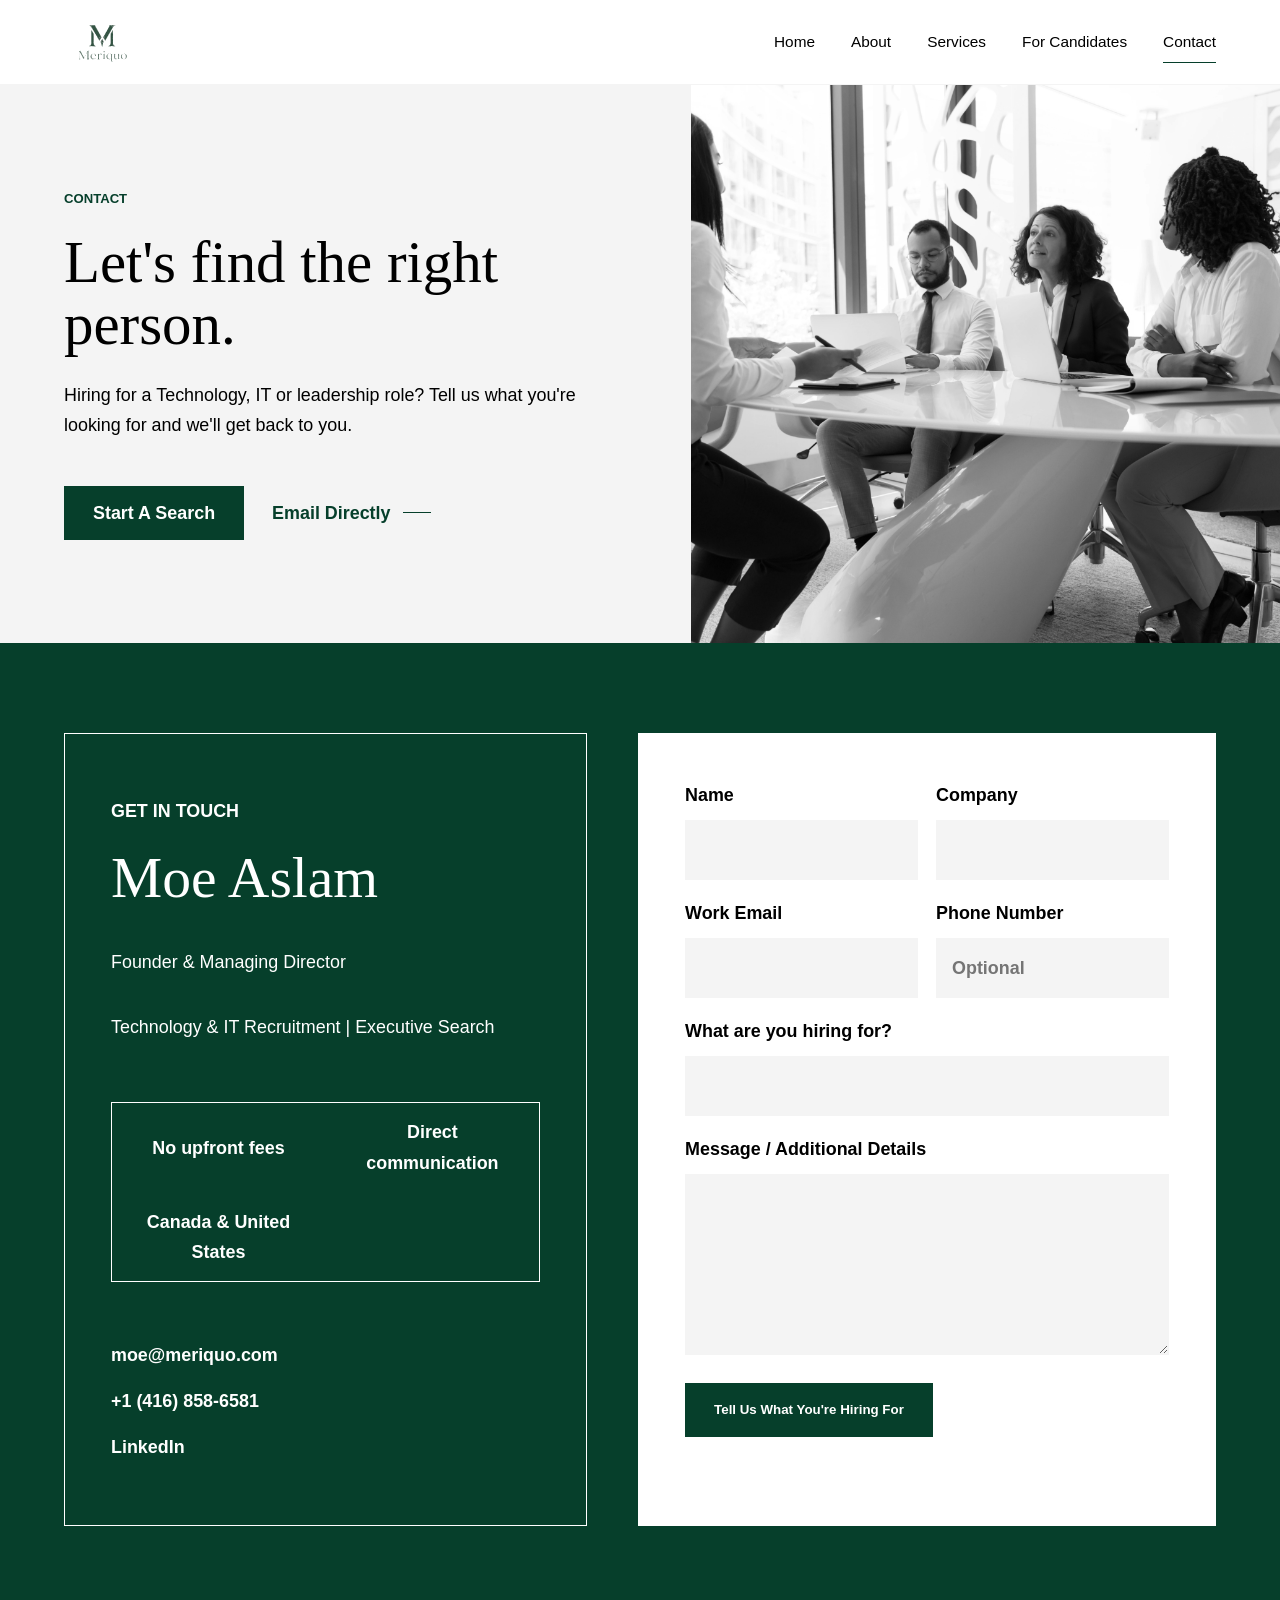
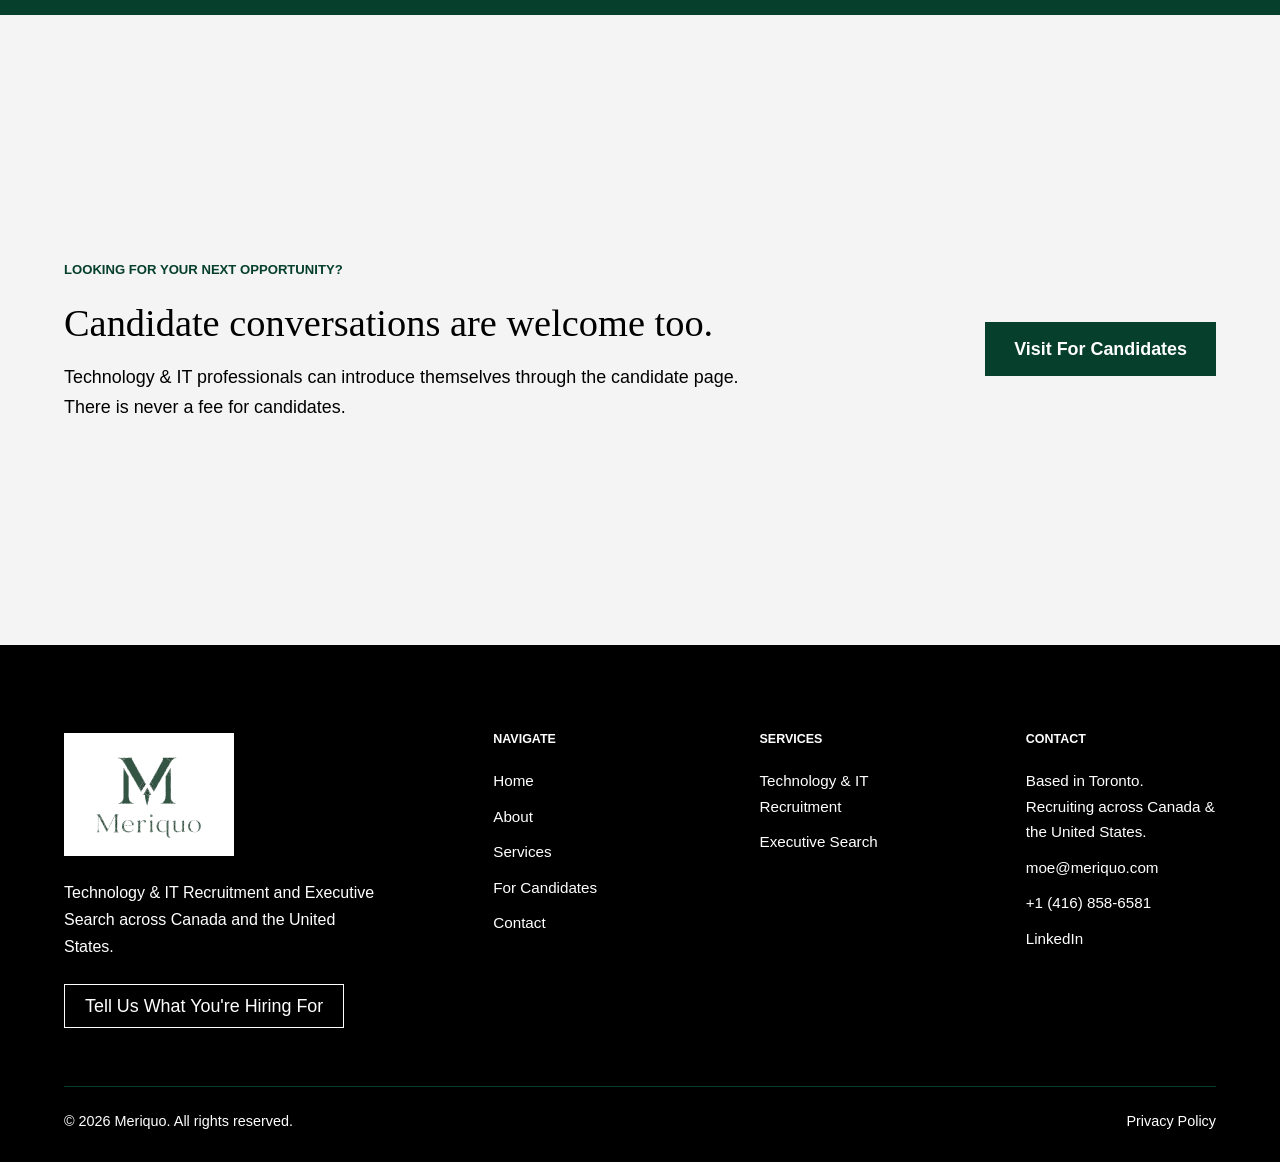
<file: contact.html>
<!DOCTYPE html>
<html lang="en">
  <head>
    <meta charset="UTF-8" />
    <meta name="viewport" content="width=device-width, initial-scale=1.0" />
    <title>Contact | Meriquo</title>
    <meta
      name="description"
      content="Contact Meriquo for Technology & IT Recruitment and Executive Search support."
    />
    <link rel="icon" href="assets/favicon.svg" type="image/svg+xml" />
    <link rel="shortcut icon" href="assets/favicon.svg" type="image/svg+xml" />
    <link rel="stylesheet" href="styles.css" />
  </head>
  <body>
    <header class="site-header">
      <a class="brand" href="/" aria-label="Meriquo home">
        <img src="assets/meriquo-logo.svg" alt="" />
      </a>
      <button class="nav-toggle" type="button" aria-label="Open navigation" aria-expanded="false">
        <span></span>
        <span></span>
      </button>
      <nav class="site-nav" aria-label="Primary navigation">
        <a href="/">Home</a>
        <a href="/about">About</a>
        <a href="/services">Services</a>
        <a href="/candidates">For Candidates</a>
        <a href="/contact">Contact</a>
      </nav>
    </header>

    <main>
      <section class="page-hero image-page-hero contact-hero reveal">
        <div>
          <p class="eyebrow">Contact</p>
          <h1>Let&apos;s find the right person.</h1>
          <p>
            Hiring for a Technology, IT or leadership role? Tell us what you&apos;re looking for and
            we&apos;ll get back to you.
          </p>
          <div class="hero-actions">
            <a class="button" href="#contact-form">Start A Search</a>
            <a class="text-link" href="mailto:moe@meriquo.com">Email Directly</a>
          </div>
        </div>
        <img
          src="assets/contact-2.webp"
          alt="Interview conversation in a bright office"
        />
      </section>

      <section class="contact-layout employer-contact-section" id="contact-form">
        <div class="contact-details reveal">
          <p class="eyebrow">Get In Touch</p>
          <h2>Moe Aslam</h2>
          <p>Founder &amp; Managing Director</p>
          <p>Technology &amp; IT Recruitment | Executive Search</p>
          <div class="employer-contact-points" aria-label="Employer contact highlights">
            <span>No upfront fees</span>
            <span>Direct communication</span>
            <span>Canada &amp; United States</span>
          </div>
          <a href="mailto:moe@meriquo.com">moe@meriquo.com</a>
          <a href="tel:+14168586581">+1 (416) 858-6581</a>
          <a href="https://www.linkedin.com/company/meriquo/" target="_blank" rel="noreferrer">LinkedIn</a>
        </div>

        <form class="contact-form employer-form reveal" action="https://formsubmit.co/moe@meriquo.com" method="post" enctype="multipart/form-data">
          <input type="hidden" name="_subject" value="New employer inquiry from Meriquo website" />
          <input type="hidden" name="_template" value="table" />
          <input type="hidden" name="_captcha" value="false" />
          <input type="hidden" name="_next" value="https://www.meriquo.com/contact?submitted=true" />
          <input type="text" name="_honey" style="display: none" tabindex="-1" autocomplete="off" />
          <label>
            Name
            <input type="text" name="name" autocomplete="name" required />
          </label>
          <label>
            Company
            <input type="text" name="company" autocomplete="organization" required />
          </label>
          <label>
            Work Email
            <input type="email" name="email" autocomplete="email" required />
          </label>
          <label>
            Phone Number
            <input type="tel" name="phone" autocomplete="tel" placeholder="Optional" />
          </label>
          <label>
            What are you hiring for?
            <input type="text" name="hiring-for" required />
          </label>
          <label>
            Message / Additional Details
            <textarea name="message" rows="5" required></textarea>
          </label>
          <button class="button" type="submit">Tell Us What You&apos;re Hiring For</button>
          <p class="form-note" aria-live="polite"></p>
        </form>
      </section>

      <section class="section contact-note contact-candidate-card reveal">
        <div>
          <p class="eyebrow">Looking for your next opportunity?</p>
          <h2>Candidate conversations are welcome too.</h2>
          <p>
            Technology &amp; IT professionals can introduce themselves through the candidate page.
            There is never a fee for candidates.
          </p>
        </div>
        <a class="button" href="/candidates">Visit For Candidates</a>
      </section>
    </main>

    <footer class="site-footer">
      <div class="footer-inner">
        <div class="footer-brand">
          <img src="assets/meriquo-logo.svg" alt="Meriquo" />
          <p>Technology &amp; IT Recruitment and Executive Search across Canada and the United States.</p>
          <a class="footer-cta" href="/contact">Tell Us What You&apos;re Hiring For</a>
        </div>
        <div class="footer-column">
          <h2>Navigate</h2>
          <a href="/">Home</a>
          <a href="/about">About</a>
          <a href="/services">Services</a>
          <a href="/candidates">For Candidates</a>
          <a href="/contact">Contact</a>
        </div>
        <div class="footer-column">
          <h2>Services</h2>
          <a href="/services#technology-it">Technology &amp; IT Recruitment</a>
          <a href="/services#executive-search">Executive Search</a>
        </div>
        <div class="footer-column">
          <h2>Contact</h2>
          <span>Based in Toronto. Recruiting across Canada &amp; the United States.</span>
          <a href="mailto:moe@meriquo.com">moe@meriquo.com</a>
          <a href="tel:+14168586581">+1 (416) 858-6581</a>
          <a href="https://www.linkedin.com/company/meriquo/" target="_blank" rel="noreferrer">LinkedIn</a>
        </div>
      </div>
      <div class="footer-bottom">
        <p>&copy; <span data-year></span> Meriquo. All rights reserved.</p>
        <a href="/privacy">Privacy Policy</a>
      </div>
    </footer>

    <script src="script.js"></script>
  </body>
</html>
</file>
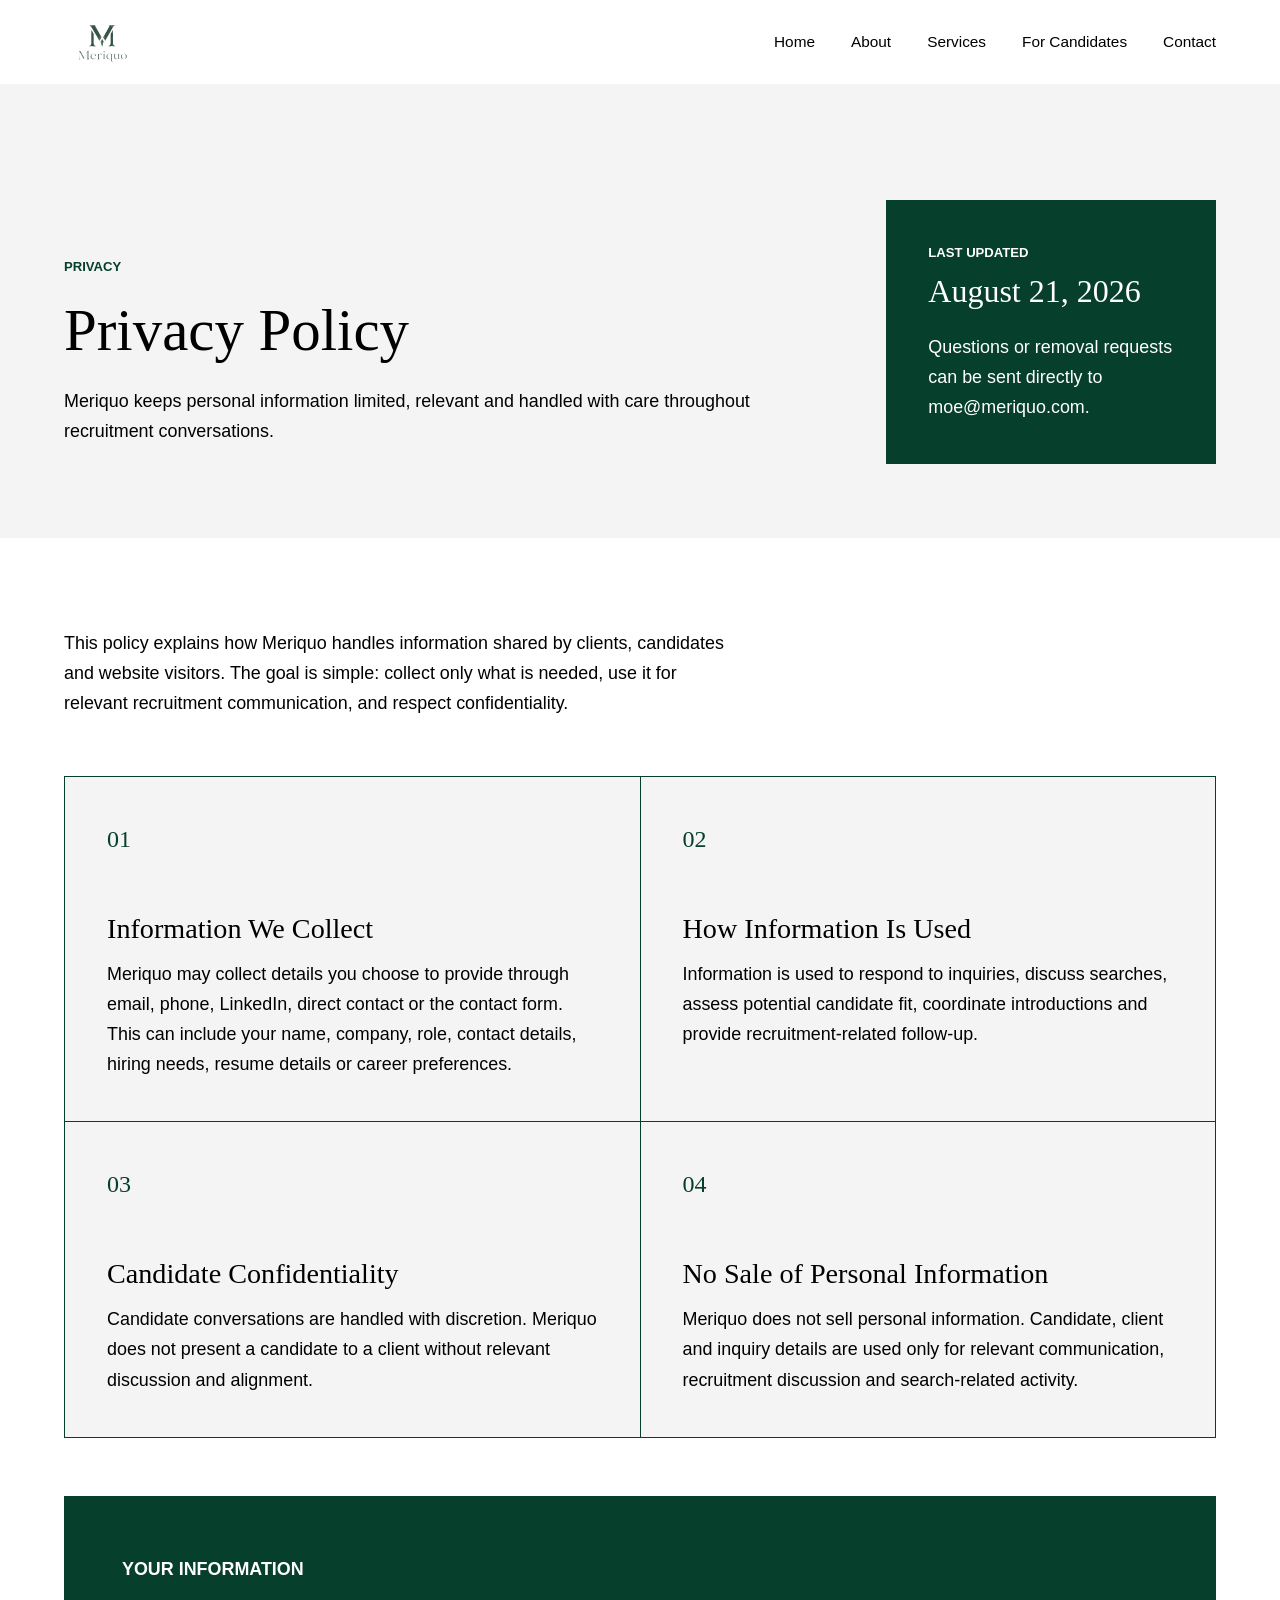
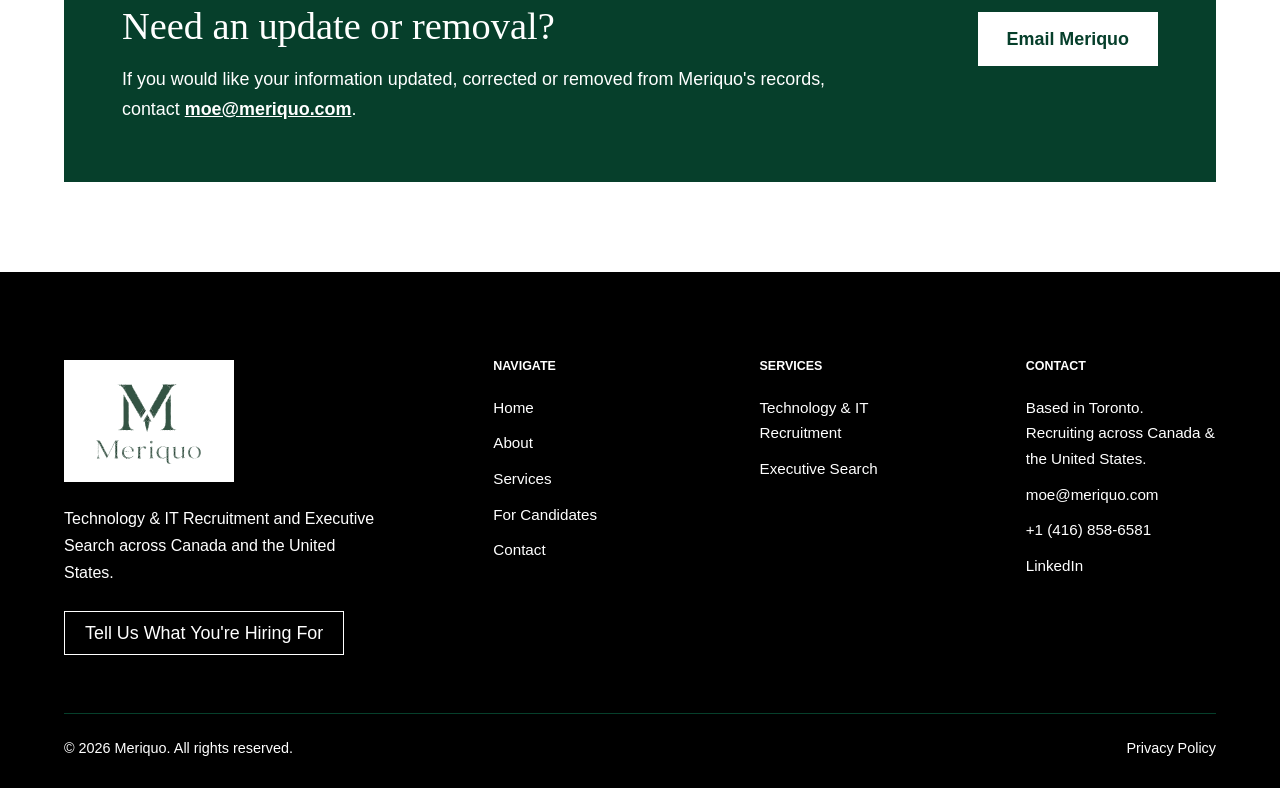
<file: privacy.html>
<!DOCTYPE html>
<html lang="en">
  <head>
    <meta charset="UTF-8" />
    <meta name="viewport" content="width=device-width, initial-scale=1.0" />
    <title>Privacy Policy | Meriquo</title>
    <meta name="description" content="Meriquo privacy policy." />
    <link rel="icon" href="assets/favicon.svg" type="image/svg+xml" />
    <link rel="shortcut icon" href="assets/favicon.svg" type="image/svg+xml" />
    <link rel="stylesheet" href="styles.css" />
  </head>
  <body>
    <header class="site-header">
      <a class="brand" href="/" aria-label="Meriquo home">
        <img src="assets/meriquo-logo.svg" alt="" />
      </a>
      <button class="nav-toggle" type="button" aria-label="Open navigation" aria-expanded="false">
        <span></span>
        <span></span>
      </button>
      <nav class="site-nav" aria-label="Primary navigation">
        <a href="/">Home</a>
        <a href="/about">About</a>
        <a href="/services">Services</a>
        <a href="/candidates">For Candidates</a>
        <a href="/contact">Contact</a>
      </nav>
    </header>

    <main>
      <section class="page-hero privacy-hero reveal">
        <div>
          <p class="eyebrow">Privacy</p>
          <h1>Privacy Policy</h1>
          <p>
            Meriquo keeps personal information limited, relevant and handled with care throughout
            recruitment conversations.
          </p>
        </div>
        <aside class="privacy-summary" aria-label="Privacy policy summary">
          <span>Last updated</span>
          <strong>August 21, 2026</strong>
          <p>Questions or removal requests can be sent directly to moe@meriquo.com.</p>
        </aside>
      </section>
      <section class="policy-copy reveal" aria-label="Privacy policy details">
        <div class="policy-intro">
          <p>
            This policy explains how Meriquo handles information shared by clients, candidates and
            website visitors. The goal is simple: collect only what is needed, use it for relevant
            recruitment communication, and respect confidentiality.
          </p>
        </div>

        <div class="policy-grid">
          <article class="policy-card">
            <span>01</span>
            <h2>Information We Collect</h2>
            <p>
              Meriquo may collect details you choose to provide through email, phone, LinkedIn,
              direct contact or the contact form. This can include your name, company, role,
              contact details, hiring needs, resume details or career preferences.
            </p>
          </article>
          <article class="policy-card">
            <span>02</span>
            <h2>How Information Is Used</h2>
            <p>
              Information is used to respond to inquiries, discuss searches, assess potential
              candidate fit, coordinate introductions and provide recruitment-related follow-up.
            </p>
          </article>
          <article class="policy-card">
            <span>03</span>
            <h2>Candidate Confidentiality</h2>
            <p>
              Candidate conversations are handled with discretion. Meriquo does not present a
              candidate to a client without relevant discussion and alignment.
            </p>
          </article>
          <article class="policy-card">
            <span>04</span>
            <h2>No Sale of Personal Information</h2>
            <p>
              Meriquo does not sell personal information. Candidate, client and inquiry details are
              used only for relevant communication, recruitment discussion and search-related
              activity.
            </p>
          </article>
        </div>

        <div class="policy-contact">
          <div>
            <p class="eyebrow">Your Information</p>
            <h2>Need an update or removal?</h2>
            <p>
              If you would like your information updated, corrected or removed from Meriquo&apos;s
              records, contact
              <a href="mailto:moe@meriquo.com">moe@meriquo.com</a>.
            </p>
          </div>
          <a class="button button-light" href="mailto:moe@meriquo.com">Email Meriquo</a>
        </div>
      </section>
    </main>

    <footer class="site-footer">
      <div class="footer-inner">
        <div class="footer-brand">
          <img src="assets/meriquo-logo.svg" alt="Meriquo" />
          <p>Technology &amp; IT Recruitment and Executive Search across Canada and the United States.</p>
          <a class="footer-cta" href="/contact">Tell Us What You&apos;re Hiring For</a>
        </div>
        <div class="footer-column">
          <h2>Navigate</h2>
          <a href="/">Home</a>
          <a href="/about">About</a>
          <a href="/services">Services</a>
          <a href="/candidates">For Candidates</a>
          <a href="/contact">Contact</a>
        </div>
        <div class="footer-column">
          <h2>Services</h2>
          <a href="/services#technology-it">Technology &amp; IT Recruitment</a>
          <a href="/services#executive-search">Executive Search</a>
        </div>
        <div class="footer-column">
          <h2>Contact</h2>
          <span>Based in Toronto. Recruiting across Canada &amp; the United States.</span>
          <a href="mailto:moe@meriquo.com">moe@meriquo.com</a>
          <a href="tel:+14168586581">+1 (416) 858-6581</a>
          <a href="https://www.linkedin.com/company/meriquo/" target="_blank" rel="noreferrer">LinkedIn</a>
        </div>
      </div>
      <div class="footer-bottom">
        <p>&copy; <span data-year></span> Meriquo. All rights reserved.</p>
        <a href="/privacy">Privacy Policy</a>
      </div>
    </footer>

    <script src="script.js"></script>
  </body>
</html>
</file>
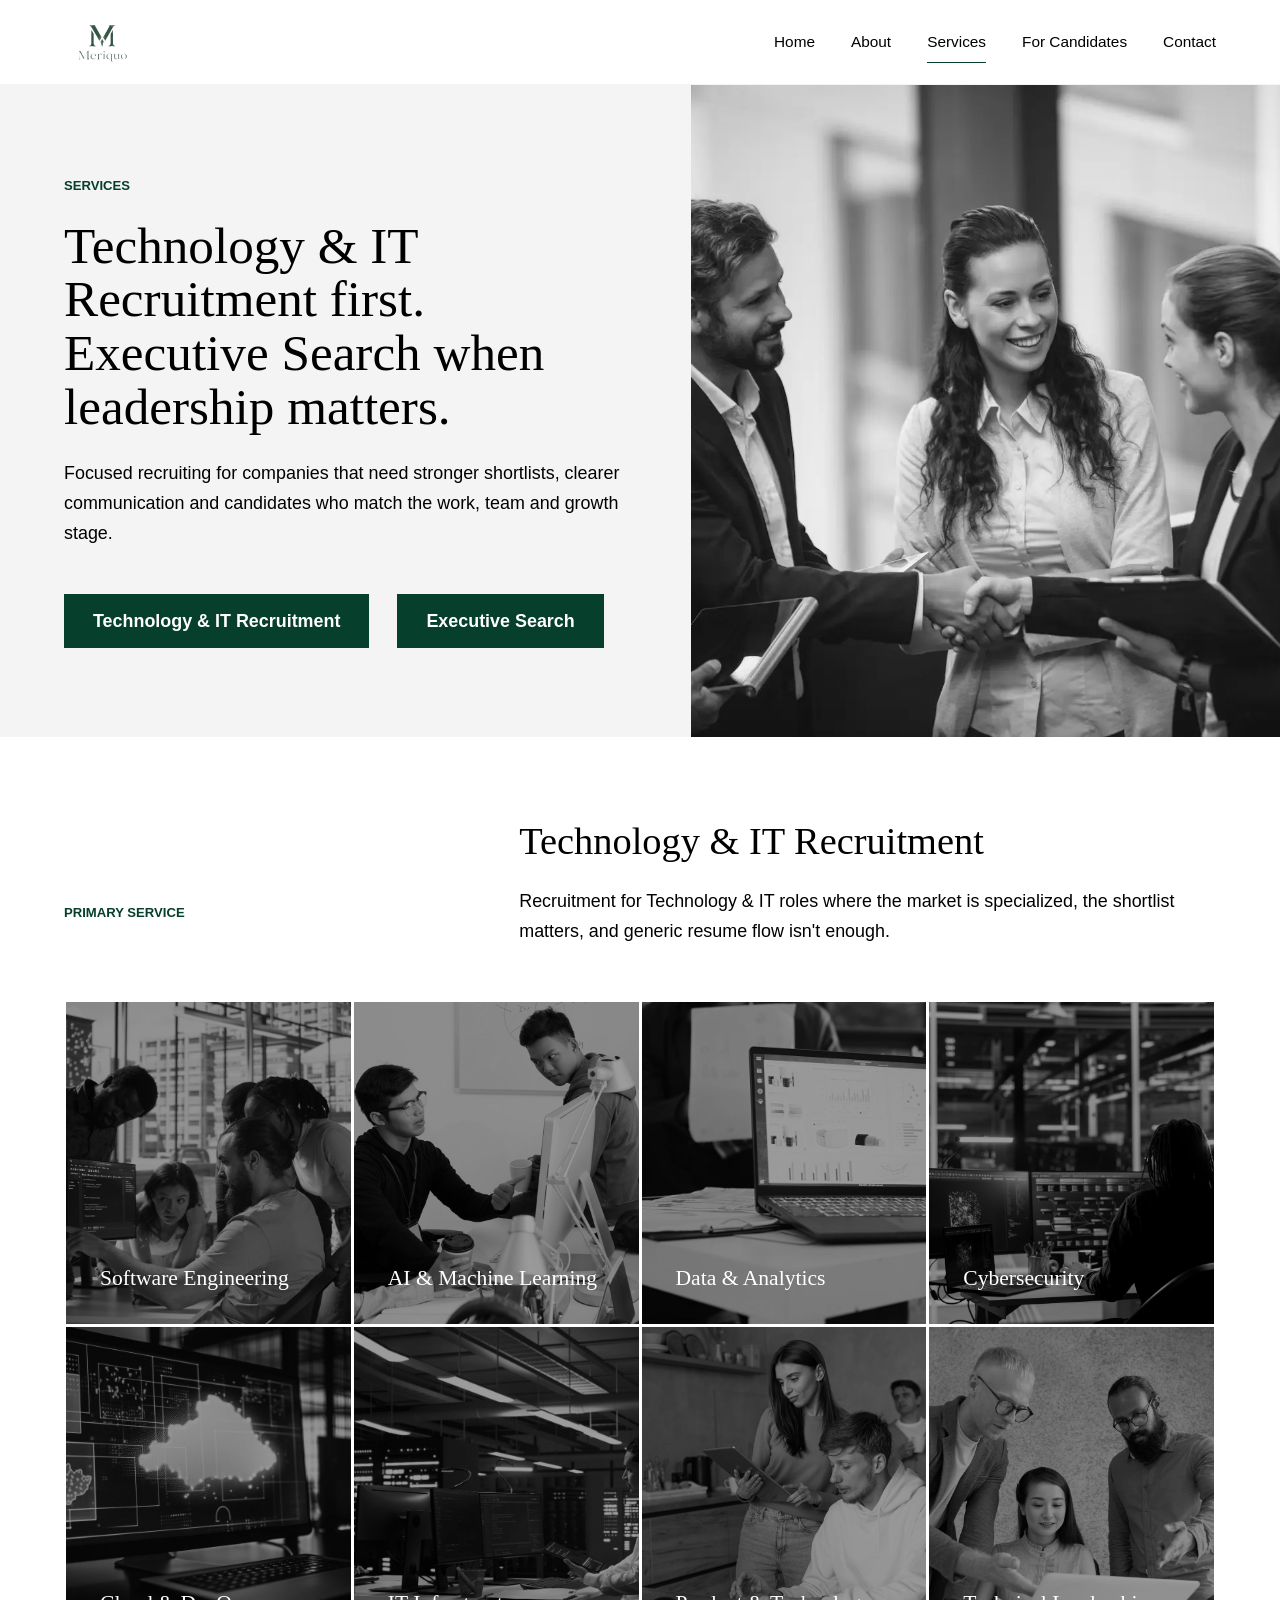
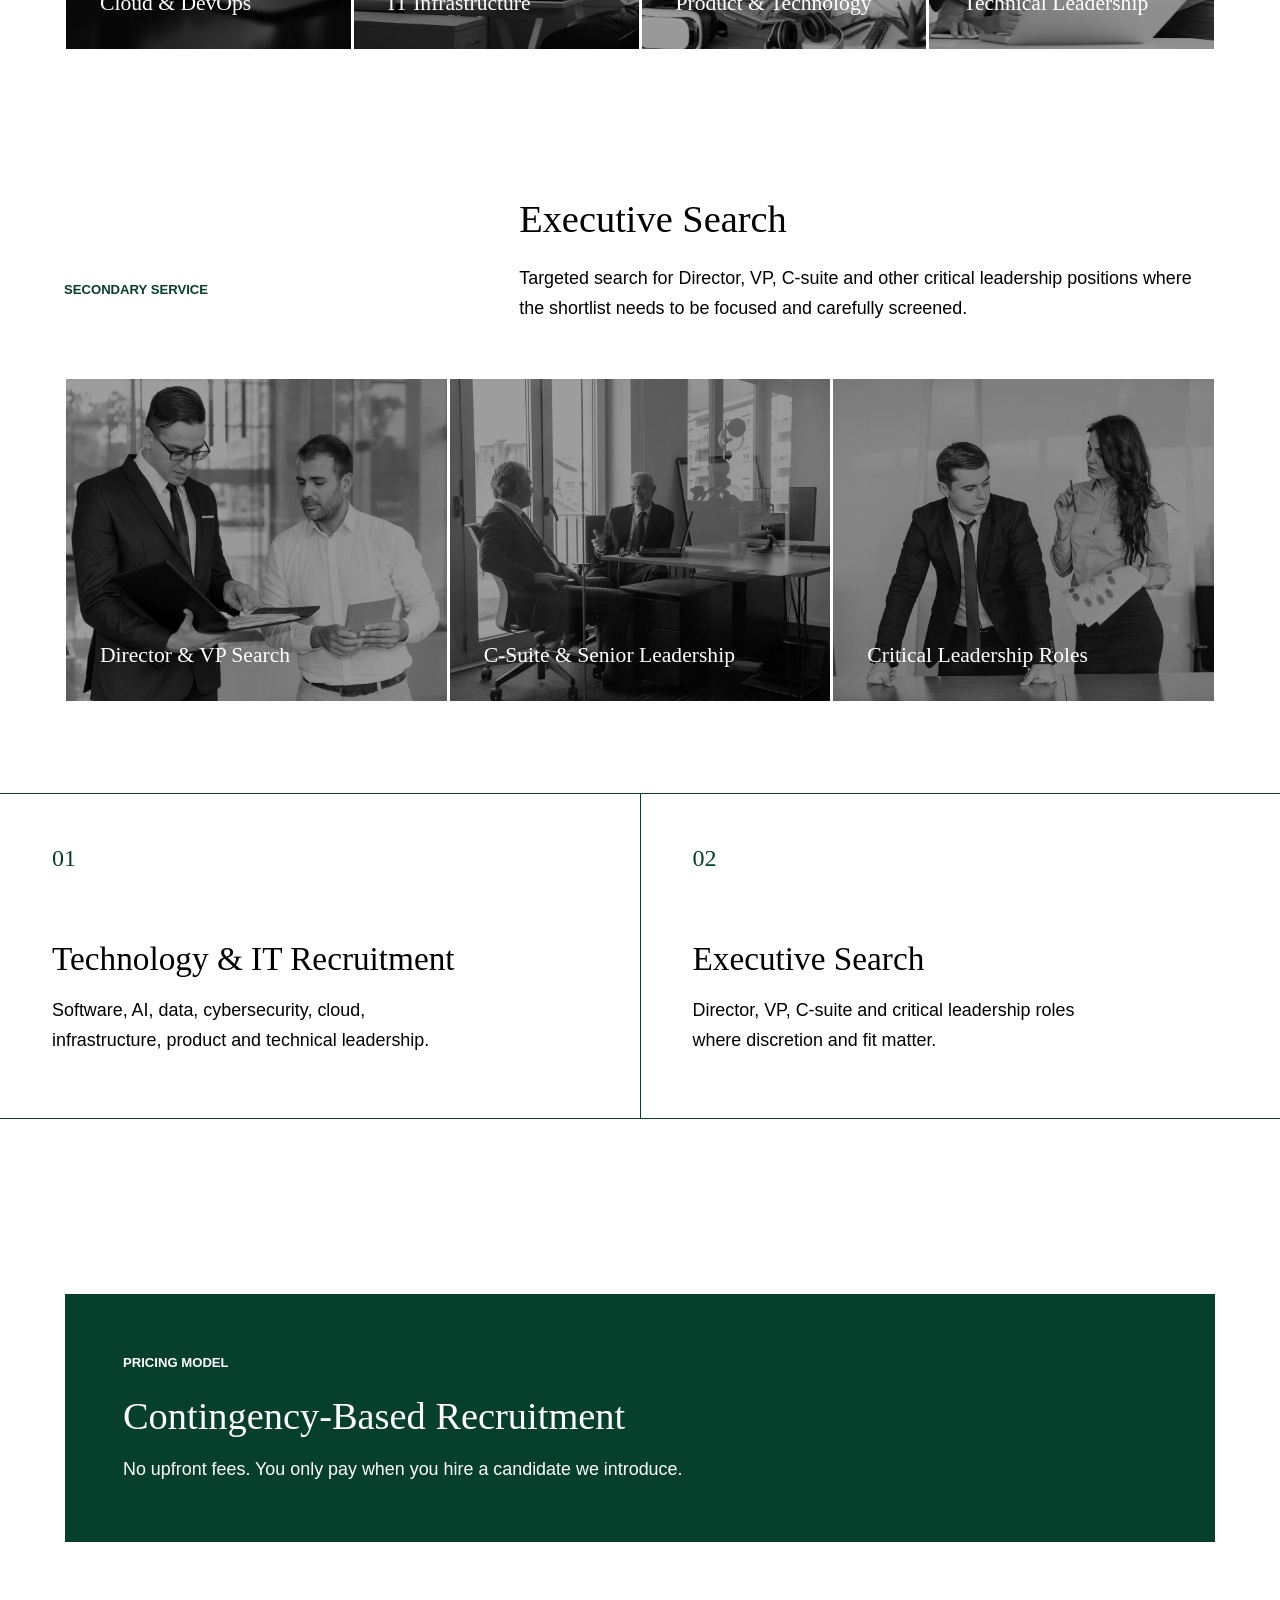
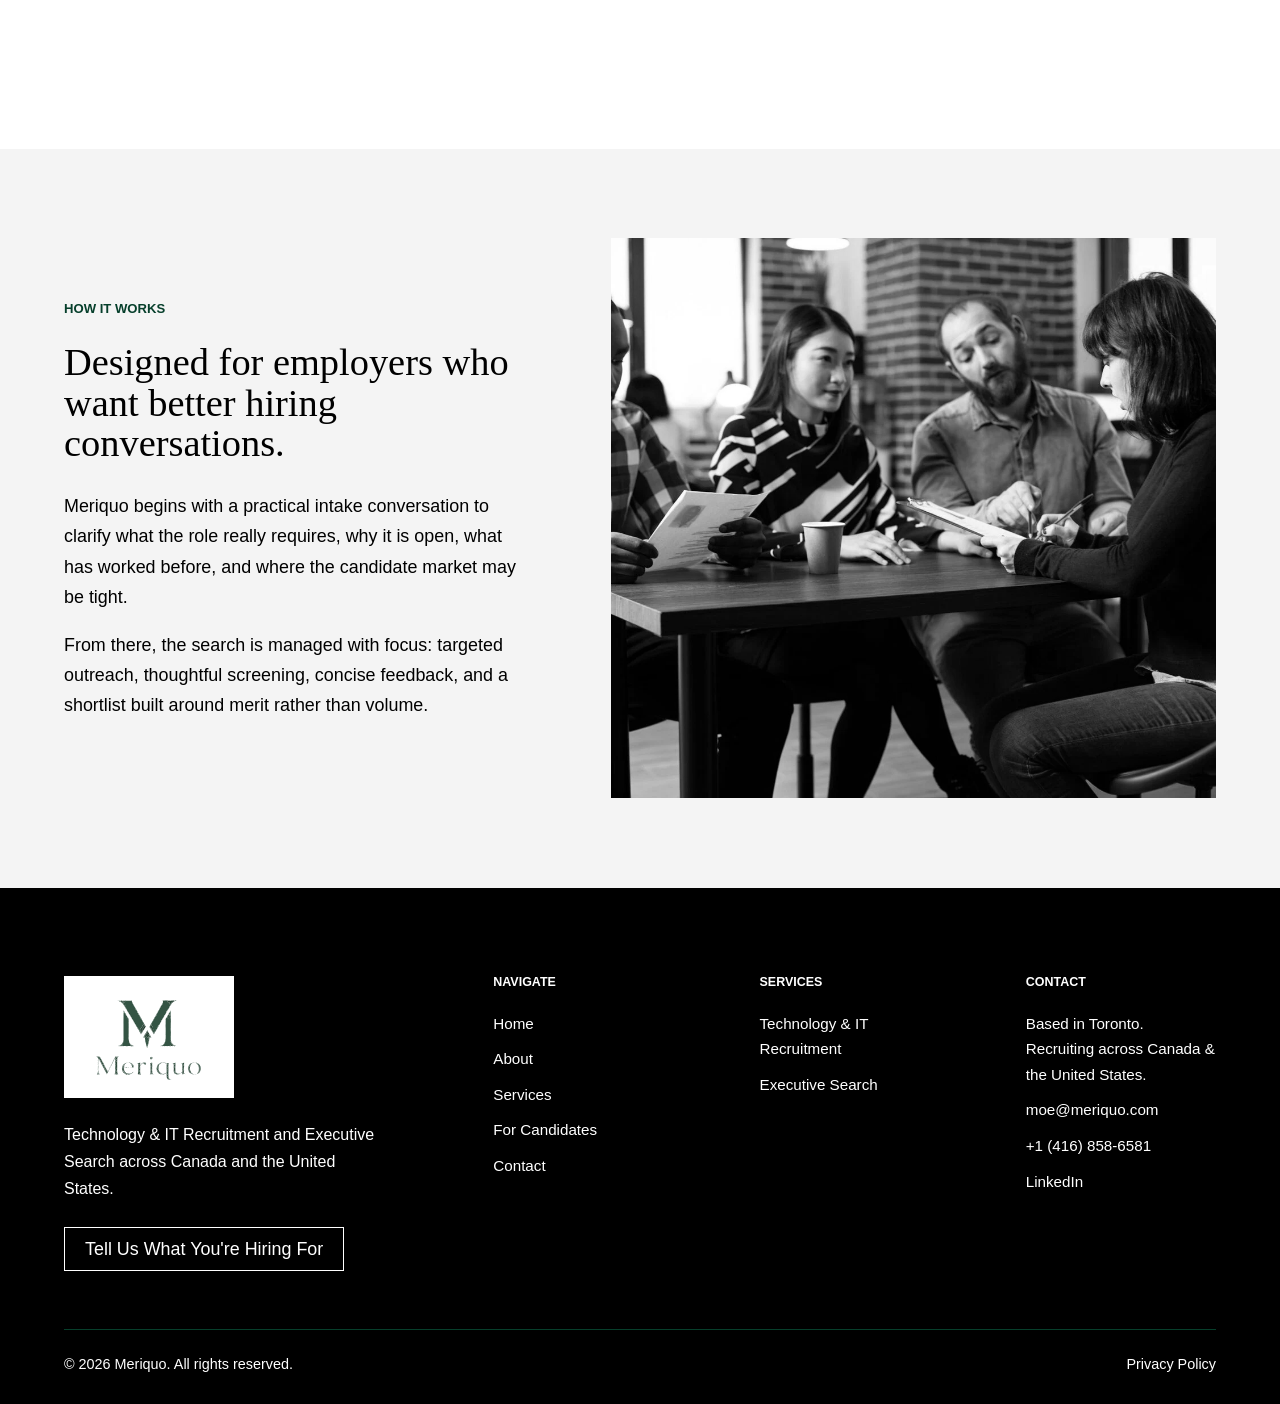
<file: services.html>
<!DOCTYPE html>
<html lang="en">
  <head>
    <meta charset="UTF-8" />
    <meta name="viewport" content="width=device-width, initial-scale=1.0" />
    <title>Services | Meriquo</title>
    <meta
      name="description"
      content="Meriquo specializes in Technology & IT Recruitment and Executive Search with no upfront recruiting fees."
    />
    <link rel="icon" href="assets/favicon.svg" type="image/svg+xml" />
    <link rel="shortcut icon" href="assets/favicon.svg" type="image/svg+xml" />
    <link rel="stylesheet" href="styles.css" />
  </head>
  <body>
    <header class="site-header">
      <a class="brand" href="/" aria-label="Meriquo home">
        <img src="assets/meriquo-logo.svg" alt="" />
      </a>
      <button class="nav-toggle" type="button" aria-label="Open navigation" aria-expanded="false">
        <span></span>
        <span></span>
      </button>
      <nav class="site-nav" aria-label="Primary navigation">
        <a href="/">Home</a>
        <a href="/about">About</a>
        <a href="/services">Services</a>
        <a href="/candidates">For Candidates</a>
        <a href="/contact">Contact</a>
      </nav>
    </header>

    <main>
      <section class="page-hero image-page-hero services-hero reveal">
        <div>
          <p class="eyebrow">Services</p>
          <h1>Technology &amp; IT Recruitment first. Executive Search when leadership matters.</h1>
          <p>
            Focused recruiting for companies that need stronger shortlists, clearer communication
            and candidates who match the work, team and growth stage.
          </p>
          <div class="hero-actions">
            <a class="button" href="#technology-it">Technology &amp; IT Recruitment</a>
            <a class="button" href="#executive-search">Executive Search</a>
          </div>
        </div>
        <img
          src="assets/services-2.webp"
          alt="Recruitment partnership conversation in a modern office"
        />
      </section>

      <section class="section service-detail" id="technology-it">
        <div class="section-heading service-heading reveal">
          <p class="eyebrow">Primary Service</p>
          <div>
            <h2>Technology &amp; IT Recruitment</h2>
            <p>
              Recruitment for Technology &amp; IT roles where the market is specialized, the
              shortlist matters, and generic resume flow isn&apos;t enough.
            </p>
          </div>
        </div>
        <div class="flip-grid tech-grid">
          <article class="flip-card reveal" tabindex="0">
            <div class="flip-inner">
              <div class="flip-face flip-front">
                <img src="assets/services-3.webp" alt="Software engineering hiring discussion" />
                <h3>Software Engineering</h3>
              </div>
              <div class="flip-face flip-back">
                <h3>Software Engineering</h3>
                <p>Frontend, backend, full-stack, mobile and platform engineering roles.</p>
              </div>
            </div>
          </article>
          <article class="flip-card reveal" tabindex="0">
            <div class="flip-inner">
              <div class="flip-face flip-front">
                <img src="assets/services-4.webp" alt="AI and data team reviewing technical work" />
                <h3>AI &amp; Machine Learning</h3>
              </div>
              <div class="flip-face flip-back">
                <h3>AI &amp; Machine Learning</h3>
                <p>Machine learning engineers, AI specialists, applied scientists and AI leaders.</p>
              </div>
            </div>
          </article>
          <article class="flip-card reveal" tabindex="0">
            <div class="flip-inner">
              <div class="flip-face flip-front">
                <img src="assets/services-5.webp" alt="Data analytics hiring meeting" />
                <h3>Data &amp; Analytics</h3>
              </div>
              <div class="flip-face flip-back">
                <h3>Data &amp; Analytics</h3>
                <p>Data engineering, BI, analytics, data science and reporting leadership.</p>
              </div>
            </div>
          </article>
          <article class="flip-card reveal" tabindex="0">
            <div class="flip-inner">
              <div class="flip-face flip-front">
                <img src="assets/services-6.webp" alt="Cybersecurity recruitment conversation" />
                <h3>Cybersecurity</h3>
              </div>
              <div class="flip-face flip-back">
                <h3>Cybersecurity</h3>
                <p>Security engineering, governance, risk, compliance and security leadership.</p>
              </div>
            </div>
          </article>
          <article class="flip-card reveal" tabindex="0">
            <div class="flip-inner">
              <div class="flip-face flip-front">
                <img src="assets/services-7.webp" alt="Cloud and DevOps interview" />
                <h3>Cloud &amp; DevOps</h3>
              </div>
              <div class="flip-face flip-back">
                <h3>Cloud &amp; DevOps</h3>
                <p>Cloud engineering, DevOps, SRE, infrastructure automation and platform teams.</p>
              </div>
            </div>
          </article>
          <article class="flip-card reveal" tabindex="0">
            <div class="flip-inner">
              <div class="flip-face flip-front">
                <img src="assets/services-8.webp" alt="IT infrastructure hiring conversation" />
                <h3>IT Infrastructure</h3>
              </div>
              <div class="flip-face flip-back">
                <h3>IT Infrastructure</h3>
                <p>Systems, networks, support, IT operations and infrastructure management roles.</p>
              </div>
            </div>
          </article>
          <article class="flip-card reveal" tabindex="0">
            <div class="flip-inner">
              <div class="flip-face flip-front">
                <img src="assets/services-9.webp" alt="Product and technology planning" />
                <h3>Product &amp; Technology</h3>
              </div>
              <div class="flip-face flip-back">
                <h3>Product &amp; Technology</h3>
                <p>Product managers, technology program leaders and cross-functional tech roles.</p>
              </div>
            </div>
          </article>
          <article class="flip-card reveal" tabindex="0">
            <div class="flip-inner">
              <div class="flip-face flip-front">
                <img src="assets/services-10.webp" alt="Technology leadership search meeting" />
                <h3>Technical Leadership</h3>
              </div>
              <div class="flip-face flip-back">
                <h3>Technical Leadership</h3>
                <p>Engineering managers, heads of technology, CTO-track leaders and technical directors.</p>
              </div>
            </div>
          </article>
        </div>
      </section>

      <section class="section service-detail" id="executive-search">
        <div class="section-heading service-heading reveal">
          <p class="eyebrow">Secondary Service</p>
          <div>
            <h2>Executive Search</h2>
            <p>
              Targeted search for Director, VP, C-suite and other critical leadership positions
              where the shortlist needs to be focused and carefully screened.
            </p>
          </div>
        </div>
        <div class="flip-grid executive-grid">
          <article class="flip-card reveal" tabindex="0">
            <div class="flip-inner">
              <div class="flip-face flip-front">
                <img src="assets/services-11.webp" alt="Director and VP search conversation" />
                <h3>Director &amp; VP Search</h3>
              </div>
              <div class="flip-face flip-back">
                <h3>Director &amp; VP Search</h3>
                <p>Leadership hiring for teams that need experienced decision-makers and operators.</p>
              </div>
            </div>
          </article>
          <article class="flip-card reveal" tabindex="0">
            <div class="flip-inner">
              <div class="flip-face flip-front">
                <img src="assets/services-12 (1).webp" alt="C-suite search meeting" />
                <h3>C-Suite &amp; Senior Leadership</h3>
              </div>
              <div class="flip-face flip-back">
                <h3>C-Suite &amp; Senior Leadership</h3>
                <p>Search support for senior roles where discretion, alignment and credibility matter.</p>
              </div>
            </div>
          </article>
          <article class="flip-card reveal" tabindex="0">
            <div class="flip-inner">
              <div class="flip-face flip-front">
                <img src="assets/services-13.webp" alt="Critical leadership interview" />
                <h3>Critical Leadership Roles</h3>
              </div>
              <div class="flip-face flip-back">
                <h3>Critical Leadership Roles</h3>
                <p>Focused outreach and screening for roles that are hard to replace or difficult to fill.</p>
              </div>
            </div>
          </article>
        </div>
      </section>

      <section class="services-overview services-overview-two reveal" aria-label="Services overview">
        <a href="#technology-it">
          <span>01</span>
          <h2>Technology &amp; IT Recruitment</h2>
          <p>Software, AI, data, cybersecurity, cloud, infrastructure, product and technical leadership.</p>
        </a>
        <a href="#executive-search">
          <span>02</span>
          <h2>Executive Search</h2>
          <p>Director, VP, C-suite and critical leadership roles where discretion and fit matter.</p>
        </a>
      </section>

      <section class="section contingency-section" id="contingency-model">
        <div class="contingency-card reveal">
          <div>
            <p class="eyebrow">Pricing Model</p>
            <h2>Contingency-Based Recruitment</h2>
            <p>No upfront fees. You only pay when you hire a candidate we introduce.</p>
          </div>
        </div>
      </section>

      <section class="section content-band">
        <div class="image-split reveal">
          <div>
            <p class="eyebrow">How It Works</p>
            <h2>Designed for employers who want better hiring conversations.</h2>
            <p>
              Meriquo begins with a practical intake conversation to clarify what the role really
              requires, why it is open, what has worked before, and where the candidate market may be
              tight.
            </p>
            <p>
              From there, the search is managed with focus: targeted outreach, thoughtful screening,
              concise feedback, and a shortlist built around merit rather than volume.
            </p>
          </div>
          <img
            src="assets/services-14.webp"
            alt="Business leaders interviewing a candidate"
          />
        </div>
      </section>
    </main>

    <footer class="site-footer">
      <div class="footer-inner">
        <div class="footer-brand">
          <img src="assets/meriquo-logo.svg" alt="Meriquo" />
          <p>Technology &amp; IT Recruitment and Executive Search across Canada and the United States.</p>
          <a class="footer-cta" href="/contact">Tell Us What You&apos;re Hiring For</a>
        </div>
        <div class="footer-column">
          <h2>Navigate</h2>
          <a href="/">Home</a>
          <a href="/about">About</a>
          <a href="/services">Services</a>
          <a href="/candidates">For Candidates</a>
          <a href="/contact">Contact</a>
        </div>
        <div class="footer-column">
          <h2>Services</h2>
          <a href="/services#technology-it">Technology &amp; IT Recruitment</a>
          <a href="/services#executive-search">Executive Search</a>
        </div>
        <div class="footer-column">
          <h2>Contact</h2>
          <span>Based in Toronto. Recruiting across Canada &amp; the United States.</span>
          <a href="mailto:moe@meriquo.com">moe@meriquo.com</a>
          <a href="tel:+14168586581">+1 (416) 858-6581</a>
          <a href="https://www.linkedin.com/company/meriquo/" target="_blank" rel="noreferrer">LinkedIn</a>
        </div>
      </div>
      <div class="footer-bottom">
        <p>&copy; <span data-year></span> Meriquo. All rights reserved.</p>
        <a href="/privacy">Privacy Policy</a>
      </div>
    </footer>

    <script src="script.js"></script>
  </body>
</html>
</file>
<file: styles.css>
:root {
  --green: #063f2b;
  --black: #000000;
  --grey: #f4f4f4;
  --white: #ffffff;
  --max: 1200px;
  --gutter: clamp(24px, 6vw, 88px);
  --section-space: clamp(76px, 10vw, 132px);
  --body-size: clamp(1rem, 0.35vw + 0.94rem, 1.12rem);
  --lead-size: clamp(1.08rem, 0.55vw + 0.98rem, 1.28rem);
}

* {
  box-sizing: border-box;
}

html {
  scroll-behavior: smooth;
}

body {
  margin: 0;
  color: var(--black);
  background: var(--white);
  font-family: Arial, Helvetica, sans-serif;
  font-size: var(--body-size);
  line-height: 1.68;
  overflow-x: hidden;
}

main {
  overflow: hidden;
}

img {
  display: block;
  max-width: 100%;
}

a {
  color: inherit;
}

.site-header {
  position: sticky;
  top: 0;
  z-index: 20;
  display: flex;
  align-items: center;
  justify-content: space-between;
  gap: 28px;
  padding: 16px var(--gutter);
  background: var(--white);
  border-bottom: 1px solid var(--grey);
}

.brand {
  display: inline-flex;
  align-items: center;
  gap: 0;
  color: var(--green);
  font-family: Georgia, "Times New Roman", serif;
  font-size: 2rem;
  line-height: 1;
  text-decoration: none;
}

.brand img {
  width: auto;
  height: 64px;
  object-fit: contain;
  object-position: center;
}

.site-nav {
  display: flex;
  align-items: center;
  gap: clamp(18px, 3vw, 36px);
  font-size: 0.96rem;
}

.site-nav a {
  position: relative;
  text-decoration: none;
  color: var(--black);
}

.site-nav a::after {
  position: absolute;
  left: 0;
  bottom: -8px;
  width: 100%;
  height: 1px;
  content: "";
  background: var(--green);
  transform: scaleX(0);
  transform-origin: left;
  transition: transform 180ms ease;
}

.site-nav a:hover::after,
.site-nav a.active::after {
  transform: scaleX(1);
}

.nav-toggle {
  display: none;
  width: 44px;
  height: 44px;
  padding: 0;
  border: 1px solid var(--grey);
  background: var(--white);
}

.nav-toggle span {
  display: block;
  width: 20px;
  height: 1px;
  margin: 6px auto;
  background: var(--black);
}

.hero {
  display: grid;
  grid-template-columns: minmax(0, 0.92fr) minmax(420px, 1.08fr);
  gap: 0;
  align-items: stretch;
  max-width: none;
  min-height: calc(100vh - 205px);
  margin: 0;
  padding: 0;
}

.hero-copy {
  position: relative;
  display: grid;
  align-content: center;
  min-width: 0;
  min-height: calc(100vh - 205px);
  padding: clamp(46px, 7vw, 88px) var(--gutter) clamp(42px, 6vw, 74px);
}

.hero-copy::before {
  position: absolute;
  top: -30px;
  left: 0;
  width: 96px;
  height: 3px;
  content: "";
  background: var(--green);
}

.eyebrow {
  margin: 0 0 22px;
  color: var(--green);
  font-size: 0.82rem;
  font-weight: 700;
  letter-spacing: 0;
  text-transform: uppercase;
  overflow-wrap: anywhere;
}

h1,
h2,
h3 {
  margin: 0;
  color: var(--black);
  font-family: Georgia, "Times New Roman", serif;
  font-weight: 500;
  line-height: 1.05;
}

h1 {
  max-width: min(860px, 100%);
  font-size: clamp(3.1rem, 5.6vw, 5.8rem);
}

h2 {
  font-size: clamp(2.15rem, 3.6vw, 3.45rem);
}

h3 {
  font-size: clamp(1.35rem, 1.2vw, 1.65rem);
}

.hero-copy p:not(.eyebrow),
.page-hero p:not(.eyebrow),
.story p,
.policy-copy p {
  max-width: 680px;
  color: var(--black);
  font-size: var(--lead-size);
}

.hero-copy p:not(.eyebrow) {
  max-width: min(620px, 100%);
  margin: 22px 0 0;
  font-size: var(--lead-size);
}

.fee-note {
  color: var(--green) !important;
  font-weight: 700;
}

.fee-note-light {
  color: var(--white) !important;
}

.button {
  display: inline-flex;
  align-items: center;
  justify-content: center;
  min-height: 54px;
  margin-top: 22px;
  padding: 0 28px;
  border: 1px solid var(--green);
  background: var(--green);
  color: var(--white);
  font-weight: 700;
  text-decoration: none;
  transition: background 180ms ease, color 180ms ease;
}

.button:hover {
  background: var(--white);
  color: var(--green);
}

.hero-actions {
  display: flex;
  flex-wrap: wrap;
  align-items: center;
  gap: 18px 28px;
  margin-top: 28px;
}

.hero-actions .button {
  margin-top: 0;
}

.text-link {
  display: inline-flex;
  align-items: center;
  min-height: 44px;
  color: var(--green);
  font-weight: 700;
  text-decoration: none;
}

.text-link::after {
  content: "";
  width: 28px;
  height: 1px;
  margin-left: 12px;
  background: currentColor;
  transition: width 180ms ease;
}

.text-link:hover {
  text-decoration: underline;
}

.text-link:hover::after {
  width: 42px;
}

.hero-trust {
  display: grid;
  gap: 10px;
  max-width: 500px;
  margin-top: clamp(38px, 5vw, 60px);
  padding-top: 24px;
  border-top: 1px solid var(--grey);
}

.hero-trust span {
  color: var(--black);
  font-size: 1rem;
}

.credibility-band {
  display: grid;
  grid-template-columns: repeat(2, minmax(0, 1fr));
  gap: 1px;
  max-width: none;
  margin: 0;
  padding: 0;
  background: var(--green);
  color: var(--white);
}

.credibility-band div {
  display: grid;
  align-content: center;
  min-height: clamp(210px, 28vh, 320px);
  padding: clamp(34px, 5vw, 60px) var(--gutter);
  background: var(--green);
}

.credibility-band span {
  display: block;
  margin-bottom: 18px;
  color: var(--white);
  font-family: Georgia, "Times New Roman", serif;
  font-size: clamp(2.1rem, 4vw, 4rem);
  line-height: 1;
}

.credibility-band p {
  max-width: 640px;
  margin: 0;
  color: var(--white);
  font-size: var(--lead-size);
}

.hero-panel {
  display: grid;
  gap: 0;
  grid-template-rows: minmax(0, 1fr) auto;
  min-width: 0;
  background: var(--white);
  border: 0;
}

.hero-image-card,
.hero-stats div {
  border: 0;
}

.hero-image-card {
  position: relative;
  min-height: 0;
  background: var(--green);
  overflow: hidden;
}

.hero-image-card > img {
  width: 100%;
  height: 100%;
  min-height: 0;
  object-fit: cover;
  filter: grayscale(100%);
}

.hero-image-caption {
  position: absolute;
  right: 0;
  bottom: 0;
  width: min(82%, 390px);
  padding: clamp(24px, 4vw, 36px);
  background: var(--green);
  color: var(--white);
}

.hero-image-caption span {
  display: block;
  margin-bottom: 12px;
  color: var(--white);
  font-family: Arial, Helvetica, sans-serif;
  font-size: 0.82rem;
  font-weight: 700;
  text-transform: uppercase;
}

.hero-image-caption p {
  max-width: 310px;
  margin: 0;
  color: var(--white);
  font-family: Georgia, "Times New Roman", serif;
  font-size: clamp(1.35rem, 2.4vw, 2rem);
  line-height: 1.15;
}

.hero-stats {
  display: grid;
  grid-template-columns: repeat(2, minmax(0, 1fr));
  gap: 1px;
  background: var(--green);
}

.hero-stats div {
  padding: clamp(14px, 2vw, 22px);
  background: var(--white);
}

.hero-panel span {
  display: block;
  color: var(--green);
  font-family: Georgia, "Times New Roman", serif;
  font-size: clamp(1.8rem, 2.8vw, 2.75rem);
  line-height: 1;
}

.hero-panel p {
  max-width: 260px;
  margin: 8px 0 0;
  line-height: 1.32;
}

.intro-strip {
  display: grid;
  grid-template-columns: repeat(4, minmax(0, 1fr));
  max-width: none;
  margin: 0 auto;
  border-top: 1px solid var(--grey);
  border-bottom: 1px solid var(--grey);
}

.intro-strip p {
  margin: 0;
  padding: clamp(18px, 2vw, 24px) clamp(16px, 3vw, 30px);
  color: var(--green);
  font-family: Georgia, "Times New Roman", serif;
  font-size: clamp(1.08rem, 1.7vw, 1.4rem);
  text-align: center;
}

.intro-strip p + p {
  border-left: 1px solid var(--grey);
}

.audience-section {
  display: grid;
  gap: 0;
  max-width: none;
  padding-left: 0;
  padding-right: 0;
}

.audience-card {
  display: grid;
  grid-template-columns: minmax(260px, 0.92fr) minmax(0, 1.08fr);
  gap: 0;
  align-items: stretch;
  min-height: 430px;
  background: var(--grey);
}

.audience-card > img {
  width: 100%;
  height: 100%;
  min-height: 340px;
  object-fit: cover;
  filter: grayscale(100%);
}

.audience-card > div {
  display: grid;
  align-content: center;
  padding: var(--section-space) var(--gutter);
}

.audience-card h2 {
  max-width: 620px;
  margin-bottom: 22px;
}

.audience-card p:not(.eyebrow) {
  max-width: 560px;
  margin: 0 0 24px;
  font-size: var(--lead-size);
}

.audience-card .text-link {
  width: fit-content;
}

.audience-card-dark {
  background: var(--green);
  color: var(--white);
}

.audience-card-dark h2,
.audience-card-dark .eyebrow,
.audience-card-dark .text-link {
  color: var(--white);
}

.candidate-mini {
  min-height: 320px;
}

.section,
.page-hero,
.split-section,
.contact-layout,
.policy-copy {
  width: 100%;
  max-width: none;
  margin: 0;
  padding: var(--section-space) var(--gutter);
}

.section,
.split-section,
.contact-layout,
.policy-copy {
  min-height: clamp(560px, 78vh, 860px);
}

.section {
  display: grid;
  align-content: center;
}

.why-section {
  border-top: 1px solid var(--grey);
}

.section-heading {
  display: grid;
  grid-template-columns: 0.55fr 1fr;
  gap: clamp(32px, 6vw, 72px);
  align-items: start;
  width: 100%;
  margin-bottom: clamp(44px, 6vw, 66px);
}

.section-intro {
  max-width: 760px;
  margin: calc(clamp(44px, 6vw, 66px) * -0.45) 0 clamp(34px, 5vw, 56px);
  font-size: var(--lead-size);
}

.three-grid,
.industry-grid {
  display: grid;
  grid-template-columns: repeat(3, minmax(0, 1fr));
  gap: 24px;
}

.feature-card,
.industry-card {
  min-height: 220px;
  padding: clamp(30px, 4vw, 42px);
  background: var(--grey);
  border: 1px solid var(--grey);
}

.feature-card p,
.service-row p,
.contact-details p,
.industry-card p {
  color: var(--black);
}

.feature-card h3,
.preview-card h3 {
  margin-bottom: 12px;
}

.services-preview {
  max-width: none;
  padding-bottom: clamp(28px, 5vw, 48px);
  padding-left: var(--gutter);
  padding-right: var(--gutter);
}

.services-preview .section-heading {
  max-width: none;
  margin-left: auto;
  margin-right: auto;
}

.preview-grid {
  display: grid;
  grid-template-columns: repeat(4, minmax(0, 1fr));
  gap: 1px;
  background: var(--green);
  border: 1px solid var(--green);
  max-width: none;
  margin-left: calc(var(--gutter) * -1);
  margin-right: calc(var(--gutter) * -1);
}

.two-card-grid {
  grid-template-columns: repeat(2, minmax(0, 1fr));
}

.preview-card {
  display: grid;
  align-content: start;
  min-height: 310px;
  padding: clamp(28px, 4vw, 40px);
  background: var(--white);
  color: var(--black);
  text-decoration: none;
  transition: background 180ms ease, color 180ms ease, transform 180ms ease;
}

.preview-card span {
  display: block;
  margin-bottom: clamp(46px, 6vw, 76px);
  color: var(--green);
  font-family: Georgia, "Times New Roman", serif;
  font-size: 1.55rem;
}

.preview-card p {
  margin: 0;
}

.preview-card:hover {
  background: var(--green);
  color: var(--white);
  transform: translateY(-4px);
}

.preview-card:hover h3,
.preview-card:hover span {
  color: var(--white);
}

.page-hero {
  padding-top: clamp(72px, 9vw, 118px);
  padding-bottom: clamp(38px, 6vw, 74px);
}

.page-hero h1 {
  max-width: 100%;
  font-size: clamp(2.7rem, 7vw, 6.2rem);
  overflow-wrap: normal;
  word-break: normal;
}

.privacy-hero {
  display: grid;
  grid-template-columns: minmax(0, 1fr) minmax(280px, 0.45fr);
  gap: clamp(38px, 7vw, 96px);
  align-items: end;
  background: var(--grey);
}

.privacy-hero > *,
.privacy-summary,
.policy-copy,
.policy-intro,
.policy-card,
.policy-contact > * {
  min-width: 0;
}

.privacy-hero p:not(.eyebrow) {
  max-width: 720px;
  margin-top: 24px;
  overflow-wrap: anywhere;
}

.privacy-summary {
  padding: clamp(28px, 4vw, 42px);
  background: var(--green);
  color: var(--white);
}

.privacy-summary span,
.privacy-summary strong {
  display: block;
  color: var(--white);
}

.privacy-summary span {
  margin-bottom: 10px;
  font-size: 0.82rem;
  font-weight: 700;
  text-transform: uppercase;
}

.privacy-summary strong {
  font-family: Georgia, "Times New Roman", serif;
  font-size: clamp(1.55rem, 2.5vw, 2.2rem);
  font-weight: 500;
  line-height: 1.12;
}

.privacy-hero .privacy-summary p {
  margin: 22px 0 0;
  color: var(--white);
  overflow-wrap: anywhere;
}

.image-page-hero {
  display: grid;
  grid-template-columns: minmax(0, 0.95fr) minmax(340px, 1.05fr);
  gap: 0;
  align-items: stretch;
  max-width: none;
  padding: 0;
  background: var(--grey);
}

.image-page-hero > div {
  display: grid;
  align-content: center;
  min-width: 0;
  min-height: clamp(430px, 58vh, 650px);
  padding: var(--section-space) var(--gutter);
}

.image-page-hero > img {
  width: 100%;
  height: 100%;
  min-height: clamp(430px, 58vh, 650px);
  object-fit: cover;
  filter: grayscale(100%);
}

.services-hero p:not(.eyebrow) {
  max-width: 720px;
  margin-top: 24px;
}

.services-hero h1 {
  max-width: 820px;
  font-size: clamp(2.9rem, 5.5vw, 5.8rem);
}

.split-section,
.contact-layout {
  display: grid;
  grid-template-columns: minmax(280px, 0.8fr) minmax(0, 1.2fr);
  gap: clamp(42px, 7vw, 88px);
  align-items: start;
  padding-top: 30px;
}

.about-story-section {
  align-items: start;
  background: var(--white);
}

.founder-card {
  min-width: 0;
  background: var(--green);
  border: 1px solid var(--green);
  color: var(--white);
  padding: clamp(24px, 4vw, 36px);
}

.founder-photo {
  width: min(100%, 260px);
  aspect-ratio: 1;
  margin-bottom: 28px;
  border: 1px solid var(--white);
  object-fit: cover;
  object-position: center;
}

.founder-name {
  margin: 0;
  color: var(--white);
  font-family: Georgia, "Times New Roman", serif;
  font-size: clamp(1.9rem, 3vw, 2.7rem);
  line-height: 1.1;
}

.founder-title,
.founder-focus {
  margin: 10px 0 0;
}

.founder-title {
  font-weight: 700;
}

.founder-focus {
  color: var(--white);
  overflow-wrap: anywhere;
}

.detail-list {
  display: grid;
  gap: 12px;
  margin: 28px 0 0;
}

.detail-list div {
  display: grid;
  grid-template-columns: 28px 1fr;
  gap: 12px;
}

.detail-list dt {
  color: var(--white);
  font-weight: 700;
}

.detail-list dd {
  margin: 0;
}

.detail-list a {
  color: var(--white);
  font-weight: 700;
  text-decoration: none;
}

.story p:first-child {
  margin-top: 0;
}

.story {
  display: grid;
  align-content: start;
  gap: clamp(24px, 4vw, 36px);
}

.story h2 {
  max-width: 820px;
}

.story-kicker {
  margin: 0;
  color: var(--green) !important;
  font-size: 0.88rem !important;
  font-weight: 700;
  text-transform: uppercase;
}

.story-copy {
  display: grid;
  grid-template-columns: repeat(2, minmax(0, 1fr));
  gap: clamp(20px, 4vw, 38px);
}

.story-copy p {
  margin: 0;
  font-size: var(--body-size) !important;
}

.story-copy p:first-child {
  grid-row: span 2;
  padding: clamp(26px, 4vw, 38px);
  background: var(--grey);
  border-left: 4px solid var(--green);
  font-size: var(--lead-size) !important;
}

.story-proof-grid {
  display: grid;
  grid-template-columns: repeat(3, minmax(0, 1fr));
  gap: 1px;
  background: var(--green);
  border: 1px solid var(--green);
}

.story-proof-grid div {
  padding: clamp(22px, 3vw, 34px);
  background: var(--white);
}

.story-proof-grid span {
  display: block;
  color: var(--green);
  font-family: Georgia, "Times New Roman", serif;
  font-size: clamp(2rem, 3.8vw, 3.3rem);
  line-height: 1;
}

.story-proof-grid p {
  margin: 10px 0 0;
  color: var(--black);
  font-size: 0.98rem !important;
}

.strong-line {
  color: var(--green) !important;
  font-family: Georgia, "Times New Roman", serif;
  font-size: clamp(1.7rem, 3vw, 2.6rem) !important;
  line-height: 1.15;
}

.service-list {
  display: grid;
  gap: 1px;
  background: var(--green);
  border: 1px solid var(--grey);
}

.service-detail {
  min-height: auto;
  padding-top: clamp(54px, 7vw, 84px);
  padding-bottom: clamp(58px, 7vw, 92px);
  scroll-margin-top: 100px;
}

.service-detail + .service-detail {
  padding-top: clamp(34px, 5vw, 58px);
}

.service-heading {
  align-items: end;
}

.service-heading p:not(.eyebrow) {
  max-width: 720px;
  margin: 24px 0 0;
  font-size: var(--lead-size);
}

.services-overview {
  display: grid;
  grid-template-columns: repeat(3, minmax(0, 1fr));
  gap: 1px;
  width: 100%;
  max-width: none;
  margin: 0;
  background: var(--green);
  border-top: 1px solid var(--green);
  border-bottom: 1px solid var(--green);
}

.services-overview-two {
  grid-template-columns: repeat(2, minmax(0, 1fr));
}

.services-overview a {
  display: grid;
  align-content: start;
  min-width: 0;
  min-height: clamp(260px, 36vh, 380px);
  padding: clamp(30px, 5vw, 52px);
  background: var(--white);
  color: var(--black);
  text-decoration: none;
  transition: background 180ms ease, color 180ms ease;
}

.services-overview span {
  display: block;
  margin-bottom: clamp(40px, 6vw, 72px);
  color: var(--green);
  font-family: Georgia, "Times New Roman", serif;
  font-size: 1.5rem;
  line-height: 1;
}

.services-overview h2 {
  margin-bottom: 18px;
  font-size: clamp(1.65rem, 2.6vw, 2.45rem);
}

.services-overview p {
  max-width: 420px;
  margin: 0;
  overflow-wrap: anywhere;
}

.services-overview a:hover {
  background: var(--green);
  color: var(--white);
}

.services-overview a:hover h2,
.services-overview a:hover span {
  color: var(--white);
}

.flip-grid {
  display: grid;
  grid-template-columns: repeat(4, minmax(0, 1fr));
  gap: 1px;
  background: var(--white);
  border: 1px solid var(--white);
}

.executive-grid {
  grid-template-columns: repeat(3, minmax(0, 1fr));
}

.flip-card {
  min-height: clamp(330px, 42vh, 430px);
  perspective: 1200px;
  outline: 0;
}

.flip-inner {
  position: relative;
  width: 100%;
  height: 100%;
  min-height: clamp(330px, 42vh, 430px);
  transform-style: preserve-3d;
  transition: transform 560ms ease;
}

.flip-card:hover .flip-inner,
.flip-card:focus-within .flip-inner,
.flip-card:focus .flip-inner {
  transform: rotateY(180deg);
}

.flip-face {
  position: absolute;
  inset: 0;
  display: grid;
  align-content: end;
  min-height: clamp(330px, 42vh, 430px);
  padding: clamp(24px, 3vw, 34px);
  border: 1px solid var(--white);
  backface-visibility: hidden;
  overflow: hidden;
}

.flip-front {
  background: var(--black);
  color: var(--white);
}

.flip-front img {
  position: absolute;
  inset: 0;
  width: 100%;
  height: 100%;
  object-fit: cover;
  filter: grayscale(100%);
  opacity: 0.62;
}

.flip-front h3 {
  position: relative;
  color: var(--white);
  max-width: 260px;
}

.flip-back {
  align-content: center;
  background: var(--green);
  color: var(--white);
  transform: rotateY(180deg);
}

.flip-back h3 {
  margin-bottom: 16px;
  color: var(--white);
}

.flip-back p {
  margin: 0;
  font-size: var(--body-size);
}

.flip-card:focus-visible .flip-inner {
  outline: 3px solid var(--green);
  outline-offset: 4px;
}

.service-row {
  display: grid;
  grid-template-columns: 90px 1fr;
  gap: clamp(22px, 4vw, 34px);
  padding: clamp(32px, 5vw, 52px);
  background: var(--white);
}

.service-row span {
  color: var(--green);
  font-family: Georgia, "Times New Roman", serif;
  font-size: 1.7rem;
}

.service-row h2 {
  font-size: clamp(1.7rem, 3vw, 2.6rem);
}

.service-row ul {
  display: grid;
  grid-template-columns: repeat(2, minmax(0, 1fr));
  gap: 8px;
  margin: 18px 0 0;
  padding-left: 20px;
}

.fee-band {
  max-width: none;
  min-height: clamp(320px, 44vh, 520px);
  display: grid;
  align-content: center;
  padding: clamp(58px, 8vw, 96px) var(--gutter);
  background: var(--green);
  color: var(--white);
}

.fee-band h2,
.fee-band .eyebrow {
  color: var(--white);
}

.fee-band h2 {
  max-width: 1000px;
  font-size: clamp(3rem, 7vw, 6.5rem);
}

.contingency-section {
  min-height: auto;
  padding-top: clamp(34px, 5vw, 58px);
  padding-bottom: clamp(58px, 7vw, 92px);
  background: var(--white);
}

.contingency-card {
  display: grid;
  align-items: start;
  padding: clamp(34px, 5vw, 58px);
  background: var(--green);
  border: 1px solid var(--white);
  color: var(--white);
}

.contingency-card h2 {
  max-width: 900px;
  margin-bottom: 18px;
  color: var(--white);
}

.contingency-card p:not(.eyebrow) {
  max-width: 620px;
  margin: 0;
  color: var(--white);
  font-size: var(--lead-size);
}

.contingency-card .eyebrow {
  color: var(--white);
}

.service-row li::marker {
  color: var(--green);
}

.industry-grid {
  grid-template-columns: repeat(4, minmax(0, 1fr));
  gap: 24px;
}

.industry-card {
  min-height: 210px;
  padding: 0;
  overflow: hidden;
}

.industry-card > img {
  width: 100%;
  aspect-ratio: 4 / 3;
  object-fit: cover;
  filter: grayscale(100%);
}

.industry-card .icon,
.industry-card h2,
.industry-card p {
  margin-left: clamp(24px, 3vw, 34px);
  margin-right: clamp(24px, 3vw, 34px);
}

.industry-card .icon {
  margin-top: clamp(24px, 3vw, 34px);
}

.industry-card h2 {
  margin-top: 28px;
  font-size: clamp(1.35rem, 2vw, 1.8rem);
}

.industry-card p {
  margin-bottom: clamp(24px, 3vw, 34px);
}

.icon {
  position: relative;
  display: block;
  width: 50px;
  height: 50px;
  border: 1px solid var(--green);
}

.icon::before,
.icon::after {
  position: absolute;
  content: "";
  border-color: var(--green);
}

.icon-chip::before {
  inset: 11px;
  border: 1px solid var(--green);
}

.icon-gear {
  border-radius: 50%;
}

.icon-gear::before {
  inset: 15px;
  border: 1px solid var(--green);
  border-radius: 50%;
}

.icon-factory::before {
  left: 8px;
  right: 8px;
  bottom: 9px;
  height: 21px;
  border: 1px solid var(--green);
  border-top: 0;
}

.icon-factory::after {
  left: 8px;
  top: 12px;
  width: 28px;
  height: 14px;
  border-top: 1px solid var(--green);
  transform: skewY(-25deg);
}

.icon-briefcase::before {
  left: 9px;
  right: 9px;
  top: 18px;
  height: 20px;
  border: 1px solid var(--green);
}

.icon-briefcase::after {
  left: 18px;
  top: 11px;
  width: 14px;
  height: 8px;
  border: 1px solid var(--green);
  border-bottom: 0;
}

.contact-details,
.contact-form {
  padding: clamp(30px, 5vw, 46px);
  border: 1px solid var(--green);
}

.contact-details {
  background: var(--green);
  color: var(--white);
}

.contact-form {
  background: var(--grey);
}

.contact-details h2 {
  margin-bottom: 8px;
  color: var(--white);
  font-size: clamp(1.7rem, 3vw, 2.5rem);
}

.contact-details p {
  color: var(--white);
}

.contact-details a {
  display: block;
  margin-top: 16px;
  color: var(--white);
  font-weight: 700;
  text-decoration: none;
}

.contact-form {
  display: grid;
  gap: 18px;
}

.contact-form label {
  display: grid;
  gap: 8px;
  font-weight: 700;
}

.contact-form label span {
  font-weight: 400;
}

.contact-form input,
.contact-form textarea {
  width: 100%;
  padding: 14px 15px;
  border: 1px solid var(--white);
  border-radius: 0;
  background: var(--white);
  color: var(--black);
  font: inherit;
}

.contact-form input:focus,
.contact-form textarea:focus {
  outline: 2px solid var(--green);
  outline-offset: 2px;
}

.contact-form .button {
  width: fit-content;
  margin-top: 4px;
}

.form-note {
  min-height: 24px;
  margin: 0;
  color: var(--green);
}

.contact-hero p:not(.eyebrow) {
  max-width: 700px;
  margin-top: 24px;
}

.employer-contact-section {
  align-items: stretch;
  grid-template-columns: minmax(380px, 0.95fr) minmax(520px, 1.05fr);
  gap: clamp(28px, 4vw, 58px);
  background: var(--green);
}

.employer-contact-section .contact-details {
  display: grid;
  align-content: center;
  border-color: var(--white);
}

.employer-contact-section .contact-details .eyebrow {
  color: var(--white);
}

.employer-contact-section .contact-details h2 {
  margin-bottom: 20px;
  font-size: clamp(2.2rem, 4.5vw, 4.2rem);
}

.employer-contact-section .contact-details p {
  max-width: 520px;
  font-size: var(--lead-size);
}

.employer-contact-points {
  display: grid;
  grid-template-columns: repeat(auto-fit, minmax(150px, 1fr));
  gap: 1px;
  margin: clamp(28px, 4vw, 42px) 0;
  background: transparent;
  border: 1px solid var(--white);
}

.employer-contact-points span {
  display: grid;
  min-height: 82px;
  place-items: center;
  padding: 14px;
  background: var(--green);
  color: var(--white);
  font-weight: 700;
  text-align: center;
}

.employer-contact-section .contact-form {
  display: grid;
  grid-template-columns: repeat(2, minmax(0, 1fr));
  align-content: start;
  gap: 18px;
  border-color: var(--white);
  background: var(--white);
}

.employer-contact-section .contact-form label {
  gap: 10px;
}

.employer-contact-section .contact-form label:nth-last-of-type(2),
.employer-contact-section .contact-form label:nth-last-of-type(1),
.employer-contact-section .contact-form .button,
.employer-contact-section .contact-form .form-note {
  grid-column: 1 / -1;
}

.employer-contact-section .contact-form input,
.employer-contact-section .contact-form textarea {
  border-color: var(--grey);
  background: var(--grey);
}

.employer-contact-section .contact-form .button {
  width: fit-content;
  margin-top: 10px;
}

.candidate-contact-section {
  align-items: stretch;
  background: var(--green);
}

.candidate-contact-section .contact-details {
  display: grid;
  align-content: center;
  border-color: var(--white);
}

.candidate-contact-section .contact-details .eyebrow {
  color: var(--white);
}

.candidate-contact-section .contact-details h2 {
  margin-bottom: 20px;
  font-size: clamp(2.2rem, 4.5vw, 4.2rem);
}

.candidate-contact-section .contact-details p {
  max-width: 520px;
  font-size: var(--lead-size);
}

.candidate-contact-points {
  display: grid;
  gap: 1px;
  margin: clamp(28px, 4vw, 42px) 0;
  background: var(--white);
  border: 1px solid var(--white);
}

.candidate-contact-points span {
  padding: 16px 18px;
  background: var(--green);
  color: var(--white);
  font-weight: 700;
}

.candidate-contact-section .contact-form {
  display: grid;
  grid-template-columns: repeat(2, minmax(0, 1fr));
  align-content: start;
  gap: 18px;
  border-color: var(--white);
  background: var(--white);
}

.candidate-contact-section .contact-form label {
  gap: 10px;
}

.candidate-contact-section .contact-form label:nth-last-of-type(2),
.candidate-contact-section .contact-form label:nth-last-of-type(1),
.candidate-contact-section .contact-form .button,
.candidate-contact-section .contact-form .form-note {
  grid-column: 1 / -1;
}

.candidate-contact-section .contact-form input,
.candidate-contact-section .contact-form textarea {
  border-color: var(--grey);
  background: var(--grey);
}

.candidate-contact-section .contact-form input[type="file"] {
  padding: 12px;
}

.candidate-contact-section .contact-form .button {
  width: fit-content;
  margin-top: 10px;
}

.policy-copy {
  display: grid;
  gap: clamp(34px, 5vw, 58px);
  align-content: center;
  background: var(--white);
}

.policy-copy a {
  color: var(--green);
  font-weight: 700;
}

.policy-intro {
  max-width: 900px;
}

.policy-intro p {
  margin: 0;
  overflow-wrap: anywhere;
}

.policy-grid {
  display: grid;
  grid-template-columns: repeat(2, minmax(0, 1fr));
  gap: 1px;
  background: var(--green);
  border: 1px solid var(--green);
}

.policy-card {
  display: grid;
  align-content: start;
  min-height: 280px;
  padding: clamp(28px, 4vw, 42px);
  background: var(--grey);
}

.policy-card span {
  display: block;
  margin-bottom: clamp(34px, 5vw, 54px);
  color: var(--green);
  font-family: Georgia, "Times New Roman", serif;
  font-size: 1.5rem;
}

.policy-card h2 {
  margin-bottom: 16px;
  font-size: clamp(1.45rem, 2.2vw, 2.1rem);
}

.policy-card p {
  margin: 0;
  overflow-wrap: anywhere;
}

.policy-contact {
  display: flex;
  align-items: center;
  justify-content: space-between;
  gap: clamp(28px, 6vw, 72px);
  padding: clamp(34px, 5vw, 58px);
  background: var(--green);
  color: var(--white);
}

.policy-contact h2,
.policy-contact .eyebrow,
.policy-contact p,
.policy-contact a {
  color: var(--white);
}

.policy-contact p:not(.eyebrow) {
  max-width: 720px;
  margin: 0;
  overflow-wrap: anywhere;
}

.policy-contact h2 {
  margin-bottom: 18px;
}

.policy-contact .button {
  margin-top: 0;
}

.policy-contact .button-light {
  color: var(--green);
}

.policy-contact .button-light:hover {
  color: var(--white);
}

.site-footer {
  padding: clamp(58px, 7vw, 88px) var(--gutter) 28px;
  background: var(--black);
  color: var(--white);
}

.footer-inner {
  display: grid;
  grid-template-columns: minmax(260px, 1.3fr) repeat(3, minmax(150px, 0.7fr));
  gap: clamp(36px, 6vw, 76px);
  max-width: none;
  margin: 0 auto;
}

.site-footer img {
  width: 170px;
  margin-bottom: 24px;
  background: var(--white);
}

.site-footer p {
  margin: 0;
}

.footer-brand p {
  max-width: 320px;
  margin-bottom: 24px;
  font-size: 1rem;
}

.footer-cta {
  display: inline-flex;
  align-items: center;
  justify-content: center;
  min-height: 44px;
  padding: 0 20px;
  border: 1px solid var(--white);
  color: var(--white);
  text-decoration: none;
}

.footer-cta:hover {
  background: var(--white);
  color: var(--green);
}

.footer-column {
  display: grid;
  align-content: start;
  gap: 10px;
}

.footer-column h2 {
  margin: 0 0 12px;
  color: var(--white);
  font-family: Arial, Helvetica, sans-serif;
  font-size: 0.78rem;
  font-weight: 700;
  text-transform: uppercase;
}

.footer-column a,
.footer-column span,
.footer-bottom a {
  color: var(--white);
  font-size: 0.95rem;
  text-decoration: none;
}

.footer-column a:hover,
.footer-bottom a:hover {
  text-decoration: underline;
}

.footer-bottom {
  display: flex;
  justify-content: space-between;
  gap: 18px;
  max-width: none;
  margin: clamp(38px, 5vw, 58px) auto 0;
  padding-top: 22px;
  border-top: 1px solid var(--green);
}

.footer-bottom p,
.footer-bottom a {
  font-size: 0.9rem;
}

.content-band {
  background: var(--grey);
  max-width: none;
}

.content-band > * {
  max-width: none;
  margin-left: auto;
  margin-right: auto;
}

.text-columns {
  display: grid;
  grid-template-columns: repeat(2, minmax(0, 1fr));
  gap: clamp(34px, 6vw, 76px);
}

.text-columns p {
  margin: 0;
  font-size: var(--lead-size);
}

.tag-grid {
  display: grid;
  grid-template-columns: repeat(3, minmax(0, 1fr));
  gap: 1px;
  background: var(--green);
  border: 1px solid var(--green);
}

.tag-grid span {
  display: grid;
  min-height: 96px;
  place-items: center;
  padding: 18px;
  background: var(--white);
  color: var(--green);
  font-family: Georgia, "Times New Roman", serif;
  font-size: clamp(1.05rem, 2vw, 1.4rem);
  text-align: center;
}

.candidate-work-section {
  background: var(--grey);
}

.candidate-work-heading {
  align-items: end;
}

.candidate-work-heading p:not(.eyebrow) {
  max-width: 760px;
  margin: 24px 0 0;
  font-size: var(--lead-size);
}

.candidate-process {
  display: grid;
  grid-template-columns: repeat(3, minmax(0, 1fr));
  gap: 1px;
  background: var(--green);
  border: 1px solid var(--green);
}

.candidate-step {
  position: relative;
  display: grid;
  align-content: space-between;
  gap: clamp(56px, 8vw, 96px);
  min-height: clamp(330px, 44vh, 460px);
  padding: clamp(30px, 4vw, 46px);
  background: var(--white);
  overflow: hidden;
  transition: background 180ms ease, color 180ms ease, transform 180ms ease;
}

.candidate-step::before {
  position: absolute;
  inset: 0 auto 0 0;
  width: 6px;
  content: "";
  background: var(--green);
}

.candidate-step span {
  display: grid;
  place-items: center;
  width: 62px;
  height: 62px;
  border: 1px solid var(--green);
  color: var(--green);
  font-family: Georgia, "Times New Roman", serif;
  font-size: 1.45rem;
  line-height: 1;
  transition: border-color 180ms ease, color 180ms ease;
}

.candidate-step h3 {
  margin-bottom: 14px;
}

.candidate-step p {
  margin: 0;
}

.candidate-step:hover {
  background: var(--green);
  color: var(--white);
  transform: translateY(-4px);
}

.candidate-step:hover h3,
.candidate-step:hover span {
  color: var(--white);
}

.candidate-step:hover span {
  border-color: var(--white);
}

.candidate-info-grid {
  display: grid;
  grid-template-columns: repeat(3, minmax(0, 1fr));
  gap: 24px;
}

.candidate-lower {
  display: grid;
  grid-template-columns: minmax(0, 1fr) auto;
  align-items: center;
  gap: clamp(32px, 7vw, 86px);
  min-height: clamp(360px, 52vh, 560px);
  background: var(--green);
  color: var(--white);
}

.candidate-lower h2 {
  margin-bottom: 18px;
  color: var(--white);
}

.candidate-lower p:not(.eyebrow) {
  max-width: 760px;
  margin: 0;
  color: var(--white);
  font-size: var(--lead-size);
}

.candidate-lower .eyebrow {
  color: var(--white);
}

.candidate-lower .button {
  margin-top: 0;
}

.dual-cta-section {
  display: grid;
  grid-template-columns: repeat(2, minmax(0, 1fr));
  gap: clamp(18px, 3vw, 30px);
  width: 100%;
  max-width: none;
  margin: 0;
  padding: var(--section-space) var(--gutter);
  background: var(--green);
}

.dual-cta-card {
  display: grid;
  align-content: space-between;
  min-height: clamp(390px, 54vh, 560px);
  padding: clamp(34px, 5vw, 58px);
  background: var(--white);
  color: var(--black);
}

.dual-cta-card h2 {
  max-width: 720px;
  margin-bottom: 22px;
}

.dual-cta-card p:not(.eyebrow) {
  max-width: 640px;
  margin: 0 0 22px;
  font-size: var(--lead-size);
}

.dual-cta-card .button {
  width: fit-content;
  margin-top: clamp(18px, 3vw, 28px);
}

.dual-cta-card-dark {
  border: 1px solid var(--white);
  background: var(--green);
  color: var(--white);
}

.dual-cta-card-dark h2,
.dual-cta-card-dark .eyebrow,
.dual-cta-card-dark p:not(.eyebrow) {
  color: var(--white);
}

.image-split {
  display: grid;
  grid-template-columns: minmax(0, 0.95fr) minmax(300px, 1.05fr);
  gap: 0;
  align-items: center;
}

.image-split > div {
  padding-right: clamp(34px, 7vw, 86px);
}

.image-split h2 {
  margin-bottom: 28px;
}

.image-split p:not(.eyebrow) {
  max-width: 580px;
  margin: 0 0 18px;
  font-size: var(--lead-size);
}

.image-split img {
  width: 100%;
  min-height: 560px;
  object-fit: cover;
  filter: grayscale(100%);
}

.image-split > div {
  max-width: 650px;
}

.process-grid {
  display: grid;
  grid-template-columns: repeat(4, minmax(0, 1fr));
  gap: 1px;
  background: var(--green);
  border: 1px solid var(--green);
}

.process-section {
  background: var(--grey);
}

.process-heading {
  align-items: end;
}

.process-heading p:not(.eyebrow) {
  max-width: 680px;
  margin: 24px 0 0;
  font-size: var(--lead-size);
}

.process-step {
  position: relative;
  display: grid;
  align-content: space-between;
  gap: clamp(48px, 7vw, 86px);
  min-height: clamp(320px, 42vh, 430px);
  padding: clamp(30px, 4vw, 46px);
  background: var(--white);
  color: var(--black);
  overflow: hidden;
  transition: background 180ms ease, color 180ms ease, transform 180ms ease;
}

.process-step::before {
  position: absolute;
  top: 0;
  left: 0;
  width: 100%;
  height: 6px;
  content: "";
  background: var(--green);
}

.process-step span {
  display: block;
  width: 62px;
  height: 62px;
  padding-top: 13px;
  border: 1px solid var(--green);
  color: var(--green);
  font-family: Georgia, "Times New Roman", serif;
  font-size: 1.45rem;
  line-height: 1;
  text-align: center;
  transition: border-color 180ms ease, color 180ms ease;
}

.process-step h3 {
  margin-bottom: 12px;
}

.process-step p {
  max-width: 320px;
  margin: 0;
}

.process-step:hover {
  background: var(--green);
  color: var(--white);
  transform: translateY(-4px);
}

.process-step:hover h3,
.process-step:hover span {
  color: var(--white);
}

.process-step:hover span {
  border-color: var(--white);
}

.industry-strip {
  display: grid;
  grid-template-columns: repeat(4, minmax(0, 1fr));
  gap: 24px;
}

.industry-strip a {
  display: grid;
  min-height: 130px;
  place-items: center;
  padding: 20px;
  border: 1px solid var(--green);
  color: var(--green);
  font-family: Georgia, "Times New Roman", serif;
  font-size: clamp(1.15rem, 2vw, 1.5rem);
  text-align: center;
  text-decoration: none;
  transition: background 180ms ease, color 180ms ease;
}

.industry-strip a:hover {
  background: var(--green);
  color: var(--white);
}

.cta-strip {
  display: flex;
  align-items: center;
  justify-content: space-between;
  gap: 34px;
  max-width: none;
  margin: clamp(18px, 4vw, 34px) 0 0;
  padding: clamp(46px, 7vw, 76px) var(--gutter);
  background: var(--green);
  color: var(--white);
}

.cta-strip h2,
.cta-strip .eyebrow {
  color: var(--white);
}

.button-light {
  border-color: var(--white);
  background: var(--white);
  color: var(--green);
  flex: 0 0 auto;
}

.button-light:hover {
  background: var(--green);
  color: var(--white);
}

.contact-note {
  padding-top: 0;
}

.contact-note p:not(.eyebrow) {
  max-width: 680px;
  font-size: var(--lead-size);
}

.contact-candidate-card {
  display: grid;
  grid-template-columns: minmax(0, 1fr) auto;
  align-items: center;
  gap: clamp(30px, 6vw, 72px);
  padding-top: clamp(96px, 10vw, 150px);
  min-height: clamp(340px, 46vh, 520px);
  background: var(--grey);
}

.contact-candidate-card h2 {
  max-width: 820px;
  margin-bottom: 18px;
}

.contact-candidate-card .button {
  margin-top: 0;
}

.reveal {
  opacity: 0;
  transform: translateY(14px);
  transition: opacity 520ms ease, transform 520ms ease;
}

.reveal.visible {
  opacity: 1;
  transform: translateY(0);
}

@media (prefers-reduced-motion: reduce) {
  html {
    scroll-behavior: auto;
  }

  .reveal {
    opacity: 1;
    transform: none;
    transition: none;
  }

  .flip-inner {
    transform: none !important;
    transition: none;
  }

  .flip-face {
    position: relative;
  }

  .flip-back {
    transform: none;
  }
}

@media (min-width: 881px) and (max-width: 1320px) {
  :root {
    --gutter: clamp(44px, 5vw, 64px);
    --section-space: clamp(64px, 7vw, 92px);
    --lead-size: clamp(1rem, 0.35vw + 0.9rem, 1.12rem);
  }

  .site-header {
    padding-top: 14px;
    padding-bottom: 14px;
  }

  .brand img {
    height: 56px;
  }

  .hero,
  .hero-copy {
    min-height: calc(100vh - 150px);
  }

  h1 {
    font-size: clamp(3rem, 4.7vw, 4.7rem);
  }

  h2 {
    font-size: clamp(2rem, 3vw, 3rem);
  }

  .page-hero h1 {
    font-size: clamp(3rem, 4.6vw, 4.75rem);
  }

  .services-hero h1 {
    max-width: 760px;
    font-size: clamp(2.85rem, 4vw, 4.1rem);
  }

  .image-page-hero {
    grid-template-columns: minmax(0, 1.08fr) minmax(360px, 0.92fr);
  }

  .image-page-hero > div,
  .image-page-hero > img {
    min-height: clamp(480px, 62vh, 620px);
  }

  .section,
  .split-section,
  .contact-layout,
  .policy-copy {
    min-height: clamp(500px, 70vh, 760px);
  }

  .section-heading {
    margin-bottom: clamp(34px, 4.5vw, 54px);
  }

  .flip-card,
  .flip-inner,
  .flip-face {
    min-height: clamp(285px, 36vh, 360px);
  }

  .process-step,
  .candidate-step {
    min-height: clamp(285px, 36vh, 360px);
  }

  .dual-cta-card {
    min-height: clamp(330px, 44vh, 460px);
  }

  .contact-layout {
    padding-top: var(--section-space);
  }
}

@media (max-width: 880px) {
  .site-header {
    align-items: center;
  }

  .nav-toggle {
    display: block;
    flex: 0 0 auto;
  }

  .site-nav {
    position: absolute;
    top: 100%;
    left: 0;
    right: 0;
    display: none;
    flex-direction: column;
    align-items: flex-start;
    gap: 0;
    padding: 14px 20px 22px;
    background: var(--white);
    border-bottom: 1px solid var(--grey);
  }

  .site-nav.open {
    display: flex;
  }

  .site-nav a {
    width: 100%;
    padding: 13px 0;
  }

  .hero,
  .split-section,
  .contact-layout,
  .section-heading,
  .image-page-hero,
  .privacy-hero,
  .fee-band {
    grid-template-columns: 1fr;
  }

  .hero {
    min-height: auto;
  }

  .hero-copy {
    min-height: auto;
    padding-top: clamp(70px, 12vw, 96px);
    padding-bottom: clamp(54px, 10vw, 80px);
  }

  .hero-copy::before {
    top: -30px;
  }

  .hero-image-card,
  .hero-image-card > img {
    min-height: 460px;
  }

  .credibility-band {
    grid-template-columns: 1fr;
  }

  .credibility-band div {
    min-height: auto;
  }

  .audience-card,
  .audience-card-dark,
  .image-split {
    grid-template-columns: 1fr;
  }

  .image-page-hero > div,
  .image-page-hero > img {
    min-height: auto;
  }

  .image-page-hero > img {
    min-height: 360px;
  }

  .audience-card-dark > div {
    order: 2;
  }

  .audience-card-dark > img {
    order: 1;
  }

  .three-grid,
  .industry-grid,
  .process-grid,
  .text-columns,
  .story-copy,
  .services-overview,
  .preview-grid,
  .two-card-grid,
  .flip-grid,
  .executive-grid,
  .tag-grid,
  .candidate-process,
  .candidate-info-grid,
  .industry-strip,
  .story-proof-grid,
  .policy-grid,
  .intro-strip {
    grid-template-columns: repeat(2, minmax(0, 1fr));
  }

  .story-copy p:first-child {
    grid-row: auto;
  }

  .intro-strip p:nth-child(3) {
    border-left: 0;
    border-top: 1px solid var(--grey);
  }

  .intro-strip p:nth-child(4) {
    border-top: 1px solid var(--grey);
  }

  .cta-strip {
    align-items: flex-start;
    flex-direction: column;
  }

  .policy-contact {
    align-items: flex-start;
    flex-direction: column;
  }

  .dual-cta-section {
    grid-template-columns: 1fr;
  }

  .dual-cta-card {
    min-height: auto;
  }

  .candidate-lower {
    align-items: flex-start;
    grid-template-columns: 1fr;
  }

  .candidate-contact-section .contact-form {
    grid-template-columns: 1fr;
  }

  .employer-contact-section .contact-form,
  .employer-contact-points,
  .contact-candidate-card {
    grid-template-columns: 1fr;
  }

  .contact-candidate-card {
    align-items: start;
  }

  .footer-inner {
    grid-template-columns: repeat(2, minmax(0, 1fr));
  }
}

@media (max-width: 560px) {
  :root {
    --gutter: 20px;
    --section-space: 68px;
  }

  .site-header {
    padding-top: 14px;
    padding-bottom: 14px;
  }

  .brand img {
    width: auto;
    height: 50px;
  }

  .brand {
    font-size: 1.55rem;
  }

  h1 {
    font-size: clamp(2.45rem, 10vw, 3rem);
    line-height: 1.08;
  }

  h2 {
    font-size: clamp(2rem, 10vw, 3rem);
  }

  .image-page-hero h1 {
    max-width: 11ch;
    font-size: clamp(2.3rem, 9vw, 2.9rem);
  }

  .services-hero h1 {
    max-width: 11ch;
    font-size: clamp(2.25rem, 8.5vw, 2.85rem);
  }

  .services-hero p:not(.eyebrow) {
    max-width: 31ch;
    overflow-wrap: anywhere;
  }

  .services-overview p {
    max-width: 31ch;
  }

  .founder-name {
    font-size: clamp(1.75rem, 8vw, 2.25rem);
  }

  .founder-focus {
    max-width: 24ch;
    word-break: break-word;
  }

  .hero-copy {
    padding-top: 66px;
  }

  .hero-copy .eyebrow {
    max-width: 32ch;
  }

  .hero-copy p:not(.eyebrow) {
    max-width: 32ch;
  }

  .hero-copy .fee-note {
    max-width: 28ch;
  }

  .hero-copy p:not(.eyebrow) {
    margin-top: 22px;
  }

  .hero-actions {
    align-items: flex-start;
    flex-direction: column;
    margin-top: 28px;
  }

  .hero-image-card,
  .hero-image-card > img {
    min-height: 340px;
  }

  .hero-image-caption {
    position: static;
    width: 100%;
  }

  .audience-card {
    min-height: auto;
  }

  .audience-card > img,
  .image-page-hero > img,
  .image-split img {
    min-height: 320px;
  }

  .image-split > div {
    padding-right: 0;
  }

  .three-grid,
  .industry-grid,
  .process-grid,
  .text-columns,
  .story-copy,
  .services-overview,
  .preview-grid,
  .two-card-grid,
  .flip-grid,
  .executive-grid,
  .tag-grid,
  .candidate-process,
  .candidate-info-grid,
  .industry-strip,
  .story-proof-grid,
  .policy-grid,
  .intro-strip,
  .hero-stats {
    grid-template-columns: 1fr;
  }

  .service-row ul {
    grid-template-columns: 1fr;
  }

  .intro-strip p + p {
    border-left: 0;
    border-top: 1px solid var(--grey);
  }

  .intro-strip p {
    padding-top: 18px;
    padding-bottom: 18px;
  }

  .credibility-band div {
    padding-top: 44px;
    padding-bottom: 44px;
  }

  .section-heading {
    margin-bottom: 34px;
  }

  .privacy-hero,
  .policy-copy {
    max-width: 100vw;
    overflow: hidden;
  }

  .privacy-summary,
  .policy-grid,
  .policy-card,
  .policy-contact {
    width: 100%;
    max-width: 100%;
  }

  .privacy-hero p:not(.eyebrow),
  .policy-intro p,
  .policy-card p,
  .policy-contact p:not(.eyebrow) {
    max-width: 100%;
  }

  .preview-card,
  .process-step,
  .feature-card,
  .industry-card {
    min-height: auto;
  }

  .service-row {
    grid-template-columns: 1fr;
    gap: 14px;
  }

  .contingency-card {
    grid-template-columns: 1fr;
  }

  .footer-inner,
  .footer-bottom {
    grid-template-columns: 1fr;
  }

  .footer-bottom {
    align-items: flex-start;
    flex-direction: column;
  }
}
</file>
